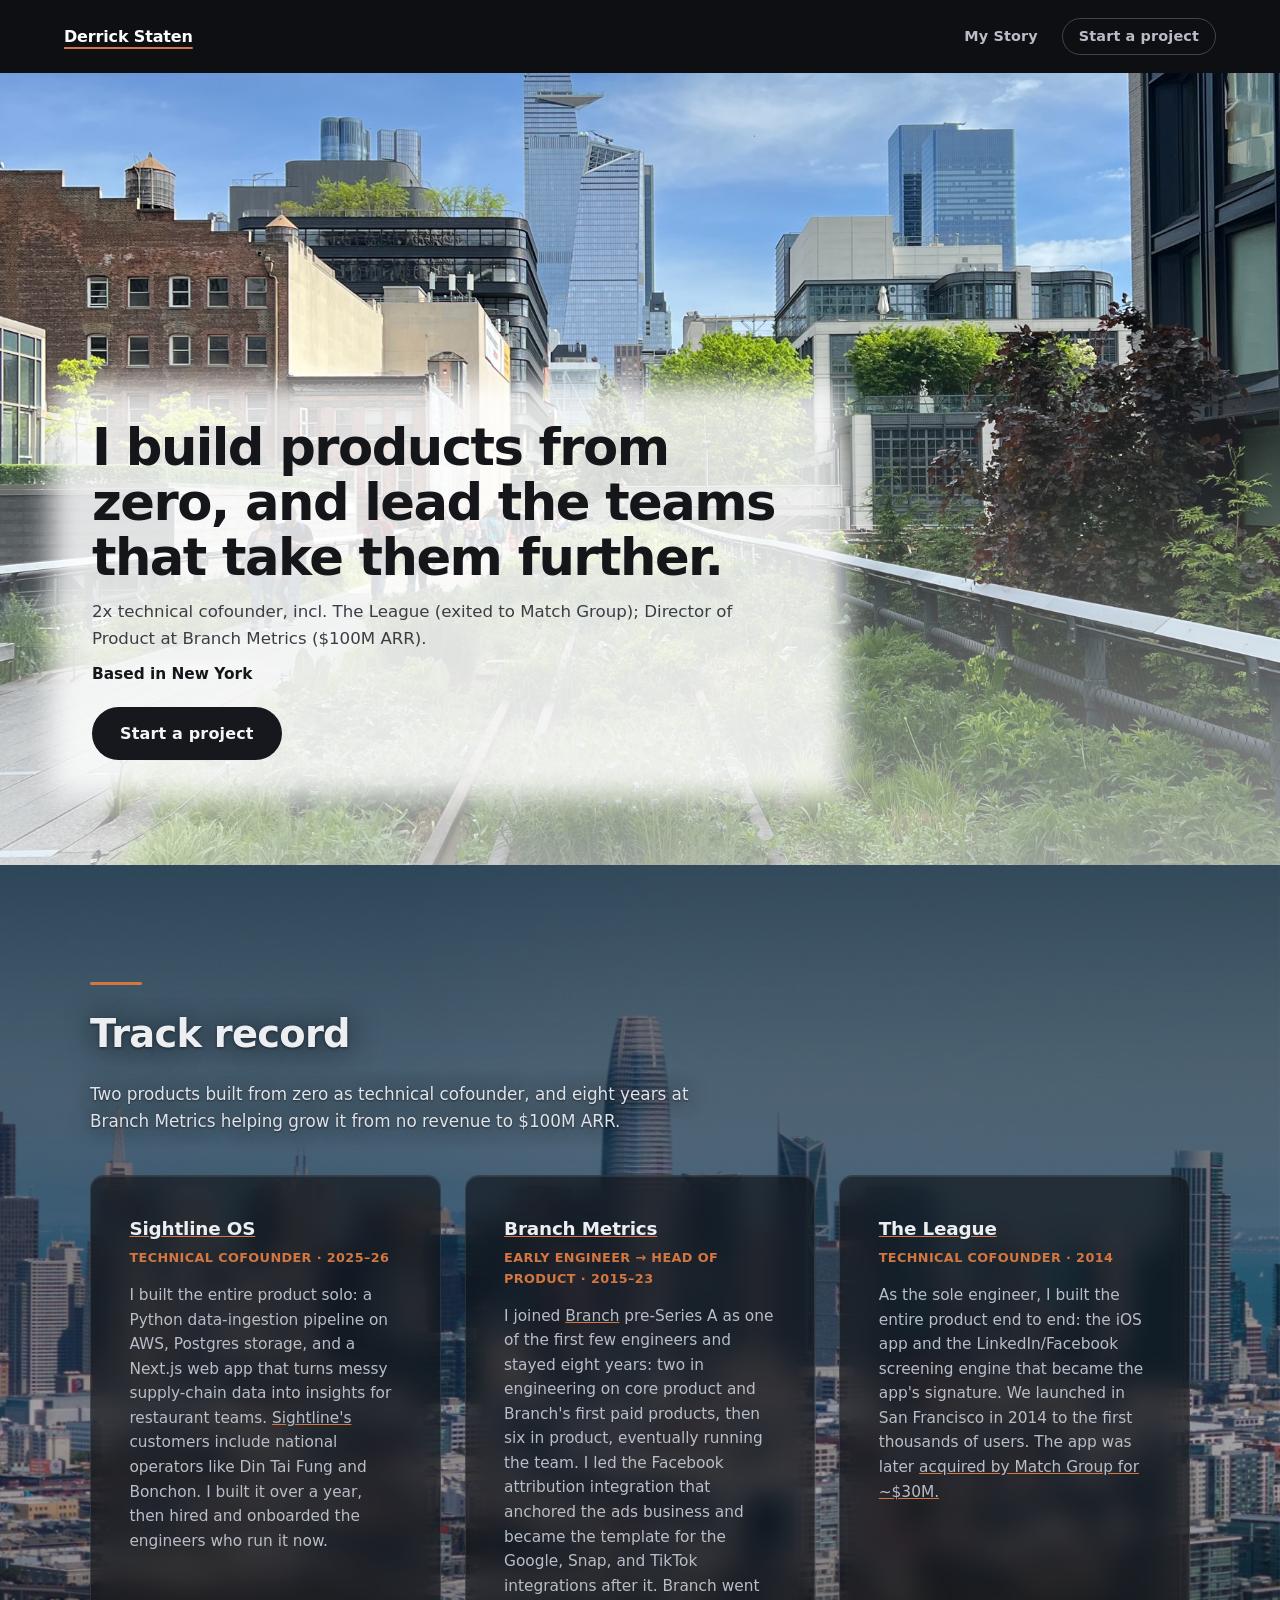
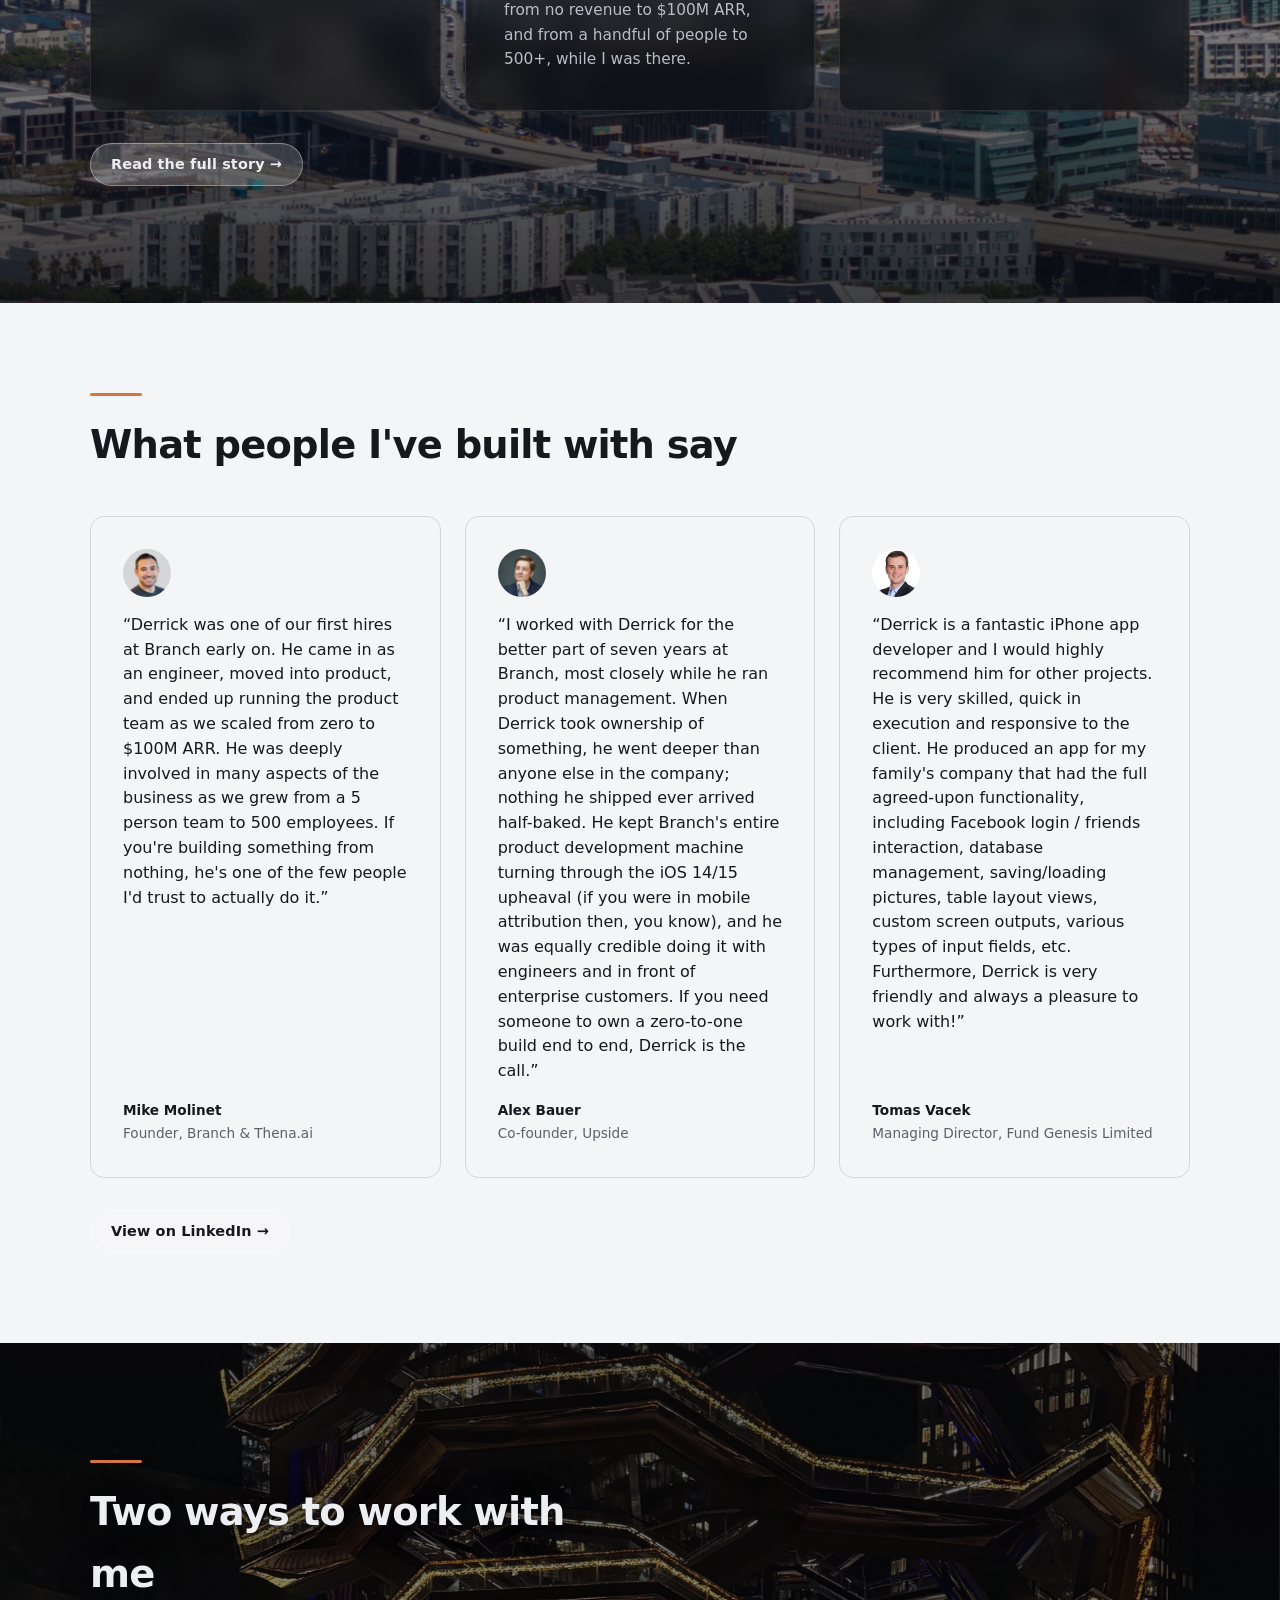
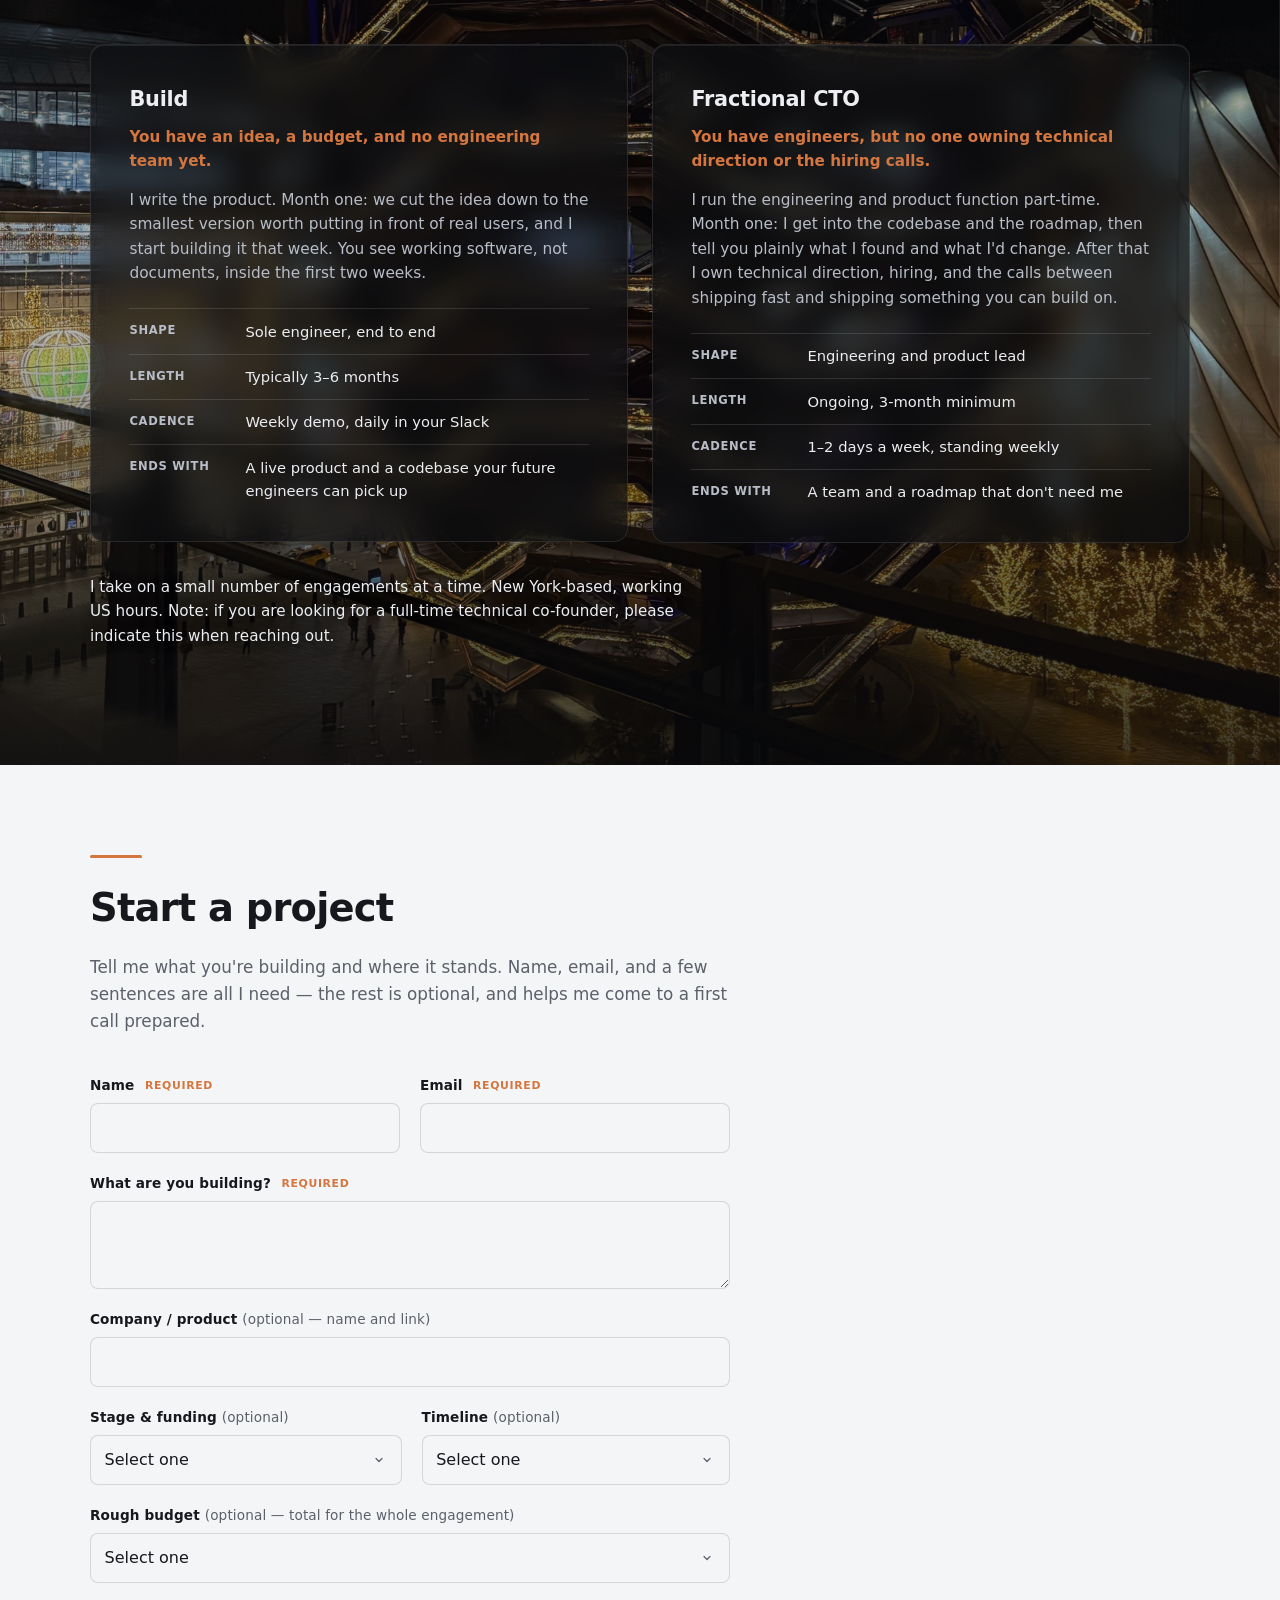
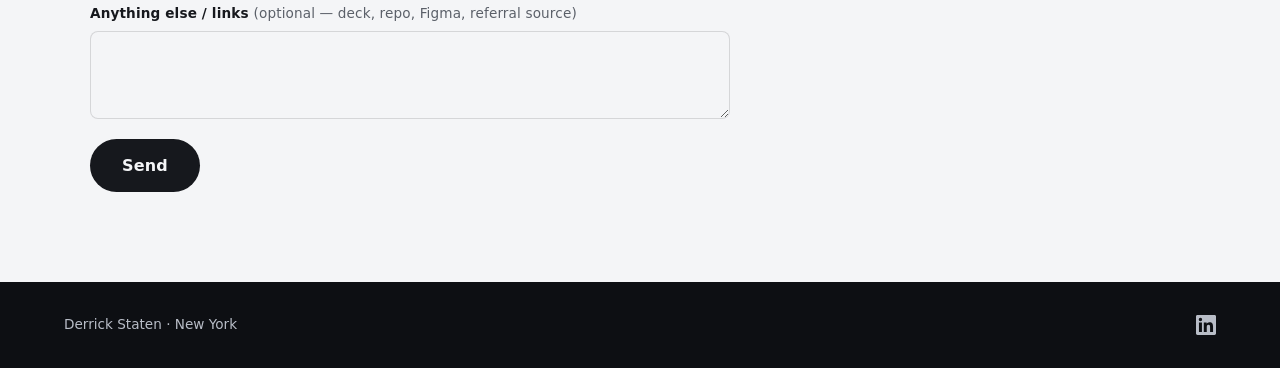
<file: index.html>
<!doctype html>
<html lang="en">
<head>
  <meta charset="utf-8">
  <meta name="viewport" content="width=device-width, initial-scale=1">
  <title>Derrick Staten — 0-to-1 builds and fractional CTO</title>
  <link rel="icon" href="favicon.svg" type="image/svg+xml">
  <meta name="description" content="Two-time technical cofounder. I build products from zero — and lead the teams that take them further. 0-to-1 builds and fractional CTO work, from New York.">

  <meta property="og:type" content="website">
  <meta property="og:url" content="https://derrickstaten.com/">
  <meta property="og:title" content="Derrick Staten — 0-to-1 builds and fractional CTO">
  <meta property="og:description" content="Two-time technical cofounder. I build products from zero — and lead the teams that take them further. 0-to-1 builds and fractional CTO work, from New York.">
  <meta property="og:image" content="https://derrickstaten.com/images/og-image.jpg">
  <meta property="og:image:width" content="1200">
  <meta property="og:image:height" content="630">

  <meta name="twitter:card" content="summary_large_image">
  <meta name="twitter:title" content="Derrick Staten — 0-to-1 builds and fractional CTO">
  <meta name="twitter:description" content="Two-time technical cofounder. I build products from zero — and lead the teams that take them further. 0-to-1 builds and fractional CTO work, from New York.">
  <meta name="twitter:image" content="https://derrickstaten.com/images/og-image.jpg">
  <link rel="stylesheet" href="styles.css?v=31">
</head>
<body>

  <nav class="site-nav">
    <div class="site-nav-inner">
      <a class="site-nav-brand" href="index.html" aria-current="page">Derrick Staten</a>
      <div class="site-nav-links">
        <a class="site-nav-plain" href="my-story.html">My Story</a>
        <a class="site-nav-link" href="#contact">Start a project</a>
      </div>
    </div>
  </nav>

  <header class="hero">
    <div class="hero-bg" aria-hidden="true">
      <img src="images/the-high-line.jpg" alt="The High Line, New York" loading="eager" fetchpriority="high">
    </div>
    <div class="hero-inner">
      <div class="hero-text">
        <h1>I build products from zero, and lead the teams that take them further.</h1>

        <p>2x technical cofounder, incl. The League (exited to Match Group); Director of Product at Branch Metrics ($100M ARR).</p>

        <p class="hero-kicker">Based in New York</p>
        <a class="hero-cta" href="#contact">Start a project</a>
      </div>
    </div>
  </header>

  <main>
    <section class="section section-photo" id="proof">
      <!-- Photo: Spicypepper999, "San Francisco Downtown Aerial, August 2025", CC0
           https://commons.wikimedia.org/wiki/File:San_Francisco_Downtown_Aerial,_August_2025.jpg -->
      <div class="chapter-bg" aria-hidden="true">
        <img src="images/sf-aerial-2025.jpg" alt="Aerial view of downtown San Francisco" loading="lazy">
      </div>
      <div class="section-inner">
        <div class="section-head">
          <h2>Track record</h2>
          <p class="section-lede">Two products built from zero as technical cofounder, and eight years at Branch Metrics helping grow it from no revenue to $100M ARR.</p>
        </div>
        <div class="proof-grid">
          <article class="proof-card glass-panel">
            <h3><a href="https://www.sightlineos.com" rel="noopener" target="_blank">Sightline OS</a></h3>
            <p class="proof-role">Technical cofounder &middot; 2025&ndash;26</p>
            <p>I built the entire product solo: a Python data-ingestion pipeline on AWS, Postgres storage, and a Next.js web app that turns messy supply-chain data into insights for restaurant teams. <a href="https://www.sightlineos.com" rel="noopener" target="_blank">Sightline's</a> customers include national operators like Din Tai Fung and Bonchon. I built it over a year, then hired and onboarded the engineers who run it now.</p>
          </article>
          <article class="proof-card glass-panel">
            <h3><a href="https://branch.io" rel="noopener" target="_blank">Branch Metrics</a></h3>
            <p class="proof-role">Early engineer &rarr; head of product &middot; 2015&ndash;23</p>
            <p>I joined <a href="https://branch.io" rel="noopener" target="_blank">Branch</a> pre-Series A as one of the first few engineers and stayed eight years: two in engineering on core product and Branch's first paid products, then six in product, eventually running the team. I led the Facebook attribution integration that anchored the ads business and became the template for the Google, Snap, and TikTok integrations after it. Branch went from no revenue to $100M ARR, and from a handful of people to 500+, while I was there.</p>
          </article>
          <article class="proof-card glass-panel">
            <h3><a href="https://techcrunch.com/2022/07/12/match-group-acquires-members-only-dating-app-the-league/" rel="noopener" target="_blank">The League</a></h3>
            <p class="proof-role">Technical cofounder &middot; 2014</p>
            <p>As the sole engineer, I built the entire product end to end: the iOS app and the LinkedIn/Facebook screening engine that became the app's signature. We launched in San Francisco in 2014 to the first thousands of users. The app was later <a href="https://techcrunch.com/2022/07/12/match-group-acquires-members-only-dating-app-the-league/" rel="noopener" target="_blank">acquired by Match Group for ~$30M.</a></p>
          </article>
        </div>

        <a class="section-cta" href="my-story.html">Read the full story &rarr;</a>
      </div>
    </section>

    <!-- All three quotes are real (DS-34). Mike's and Alex's are from 2026;
         Tomas Vacek's is a 2014 LinkedIn recommendation — the dates are
         deliberately not shown on the cards. If Amanda Bradford's quote ever
         lands (DS-54), she'd be a fourth card here. -->
    <section class="section testimonials" id="testimonials">
      <div class="section-inner">
        <div class="section-head">
          <h2>What people I've built with say</h2>
        </div>
        <div class="testimonial-grid">

          <figure class="testimonial-card">
            <div class="testimonial-avatar">
              <img src="images/mike-molinet-headshot.png" alt="Mike Molinet" loading="lazy">
            </div>
            <blockquote>Derrick was one of our first hires at Branch early on. He came in as an engineer, moved into product, and ended up running the product team as we scaled from zero to $100M ARR. He was deeply involved in many aspects of the business as we grew from a 5 person team to 500 employees. If you're building something from nothing, he's one of the few people I'd trust to actually do it.</blockquote>
            <figcaption>
              <span class="testimonial-name">Mike Molinet</span>
              <span class="testimonial-title">Founder, Branch &amp; Thena.ai</span>
            </figcaption>
          </figure>

          <figure class="testimonial-card">
            <div class="testimonial-avatar">
              <img src="images/alex-bauer-headshot.jpeg" alt="Alex Bauer" loading="lazy">
            </div>
            <blockquote>I worked with Derrick for the better part of seven years at Branch, most closely while he ran product management. When Derrick took ownership of something, he went deeper than anyone else in the company; nothing he shipped ever arrived half-baked. He kept Branch's entire product development machine turning through the iOS 14/15 upheaval (if you were in mobile attribution then, you know), and he was equally credible doing it with engineers and in front of enterprise customers. If you need someone to own a zero-to-one build end to end, Derrick is the call.</blockquote>
            <figcaption>
              <span class="testimonial-name">Alex Bauer</span>
              <span class="testimonial-title">Co-founder, Upside</span>
            </figcaption>
          </figure>

          <figure class="testimonial-card">
            <div class="testimonial-avatar">
              <img src="images/tomas-vacek-headshot.jpeg" alt="Tomas Vacek" loading="lazy">
            </div>
            <blockquote>Derrick is a fantastic iPhone app developer and I would highly recommend him for other projects. He is very skilled, quick in execution and responsive to the client. He produced an app for my family's company that had the full agreed-upon functionality, including Facebook login / friends interaction, database management, saving/loading pictures, table layout views, custom screen outputs, various types of input fields, etc. Furthermore, Derrick is very friendly and always a pleasure to work with!</blockquote>
            <figcaption>
              <span class="testimonial-name">Tomas Vacek</span>
              <span class="testimonial-title">Managing Director, Fund Genesis Limited</span>
            </figcaption>
          </figure>

        </div>
        <a class="section-cta" href="https://www.linkedin.com/in/derrickstaten/details/recommendations/" rel="noopener" target="_blank">View on LinkedIn &rarr;</a>
      </div>
    </section>

    <section class="section section-photo how-we-work" id="how-we-work">
      <div class="chapter-bg" aria-hidden="true">
        <img src="images/vessel.jpg" alt="The Vessel at Hudson Yards, at night" loading="lazy">
      </div>
      <div class="section-inner">
        <div class="section-head">
          <h2>Two ways to work with me</h2>
        </div>
        <div class="offer-grid">
          <article class="offer-card glass-panel">
            <h3>Build</h3>
            <p class="offer-fit">You have an idea, a budget, and no engineering team yet.</p>
            <p>I write the product. Month one: we cut the idea down to the smallest version worth putting in front of real users, and I start building it that week. You see working software, not documents, inside the first two weeks.</p>
            <dl class="offer-terms">
              <div><dt>Shape</dt><dd>Sole engineer, end to end</dd></div>
              <div><dt>Length</dt><dd>Typically 3&ndash;6 months</dd></div>
              <div><dt>Cadence</dt><dd>Weekly demo, daily in your Slack</dd></div>
              <div><dt>Ends with</dt><dd>A live product and a codebase your future engineers can pick up</dd></div>
            </dl>
          </article>
          <article class="offer-card glass-panel">
            <h3>Fractional CTO</h3>
            <p class="offer-fit">You have engineers, but no one owning technical direction or the hiring calls.</p>
            <p>I run the engineering and product function part-time. Month one: I get into the codebase and the roadmap, then tell you plainly what I found and what I'd change. After that I own technical direction, hiring, and the calls between shipping fast and shipping something you can build on.</p>
            <dl class="offer-terms">
              <div><dt>Shape</dt><dd>Engineering and product lead</dd></div>
              <div><dt>Length</dt><dd>Ongoing, 3-month minimum</dd></div>
              <div><dt>Cadence</dt><dd>1&ndash;2 days a week, standing weekly</dd></div>
              <div><dt>Ends with</dt><dd>A team and a roadmap that don't need me</dd></div>
            </dl>
          </article>
        </div>
        <p class="offer-note">I take on a small number of engagements at a time. New York-based, working US hours. Note: if you are looking for a full-time technical co-founder, please indicate this when reaching out.</p>
      </div>
    </section>

    <section class="section" id="contact">
      <div class="section-inner">
        <div class="section-head">
          <h2>Start a project</h2>
          <p class="contact-intro">Tell me what you're building and where it stands. Name, email, and a few sentences are all I need &mdash; the rest is optional, and helps me come to a first call prepared.</p>
        </div>

        <form class="contact-form" action="https://formspree.io/f/mzdnylpy" method="POST">
          <input type="hidden" name="_next" value="https://derrickstaten.com/thanks.html">
          <input type="hidden" name="_subject" value="New inquiry from derrickstaten.com">

          <div class="form-two-col">
            <div class="form-row">
              <label for="name">Name <span class="form-req">required</span></label>
              <input type="text" id="name" name="name" required>
            </div>
            <div class="form-row">
              <label for="email">Email <span class="form-req">required</span></label>
              <input type="email" id="email" name="email" required>
            </div>
          </div>

          <div class="form-row">
            <label for="building">What are you building? <span class="form-req">required</span></label>
            <textarea id="building" name="what_are_you_building" required></textarea>
          </div>

          <div class="form-row">
            <label for="company">Company / product <span class="form-hint">(optional &mdash; name and link)</span></label>
            <input type="text" id="company" name="company">
          </div>

          <div class="form-two-col">
            <div class="form-row">
              <label for="stage">Stage &amp; funding <span class="form-hint">(optional)</span></label>
              <select id="stage" name="stage_and_funding">
                <option value="" selected>Select one</option>
                <option>Not yet funded</option>
                <option>Bootstrapped / revenue-funded</option>
                <option>Pre-seed</option>
                <option>Seed</option>
                <option>Series A+</option>
              </select>
            </div>
            <div class="form-row">
              <label for="timeline">Timeline <span class="form-hint">(optional)</span></label>
              <select id="timeline" name="timeline">
                <option value="" selected>Select one</option>
                <option>Ready now</option>
                <option>1&ndash;3 months</option>
                <option>3&ndash;6 months</option>
                <option>Just exploring</option>
                <option>Not sure yet</option>
              </select>
            </div>
          </div>

          <div class="form-row">
            <label for="budget">Rough budget <span class="form-hint">(optional &mdash; total for the whole engagement)</span></label>
            <select id="budget" name="budget">
              <option value="" selected>Select one</option>
              <option>Under $25k</option>
              <option>$25k&ndash;50k</option>
              <option>$50k&ndash;100k</option>
              <option>$100k+</option>
              <option>Cofounder / equity conversation</option>
              <option>Not sure yet</option>
            </select>
          </div>

          <div class="form-row">
            <label for="links">Anything else / links <span class="form-hint">(optional &mdash; deck, repo, Figma, referral source)</span></label>
            <textarea id="links" name="anything_else"></textarea>
          </div>

          <button class="contact-submit" type="submit">Send</button>
        </form>
      </div>
    </section>
  </main>

  <footer class="site-foot">
    <div class="site-foot-inner">
      <span>Derrick Staten &middot; New York</span>
      <div class="site-foot-meta">
        <a href="https://www.linkedin.com/in/derrickstaten/" rel="me noopener" target="_blank" aria-label="Derrick Staten on LinkedIn">
          <svg viewBox="0 0 24 24" aria-hidden="true"><path d="M20.45 20.45h-3.55v-5.57c0-1.33-.03-3.04-1.85-3.04-1.85 0-2.14 1.45-2.14 2.94v5.67H9.36V9h3.41v1.56h.05c.47-.9 1.63-1.85 3.36-1.85 3.6 0 4.27 2.37 4.27 5.45v6.29zM5.34 7.43a2.06 2.06 0 1 1 0-4.12 2.06 2.06 0 0 1 0 4.12zM7.12 20.45H3.56V9h3.56v11.45zM22.22 0H1.77C.79 0 0 .77 0 1.72v20.55C0 23.23.79 24 1.77 24h20.45c.98 0 1.78-.77 1.78-1.73V1.72C24 .77 23.2 0 22.22 0z"/></svg>
        </a>
      </div>
    </div>
  </footer>

  <script>
    console.log('%cSomething from 2004 is buried in here.', 'font:bold 13px monospace;color:#00aa00');
    console.log('%cRun kamikaze() and see what happens.', 'font:12px monospace;color:#888');
    window.kamikaze = function () { location.href = 'kamikaze/index.html'; };
  </script>

</body>
</html>
</file>
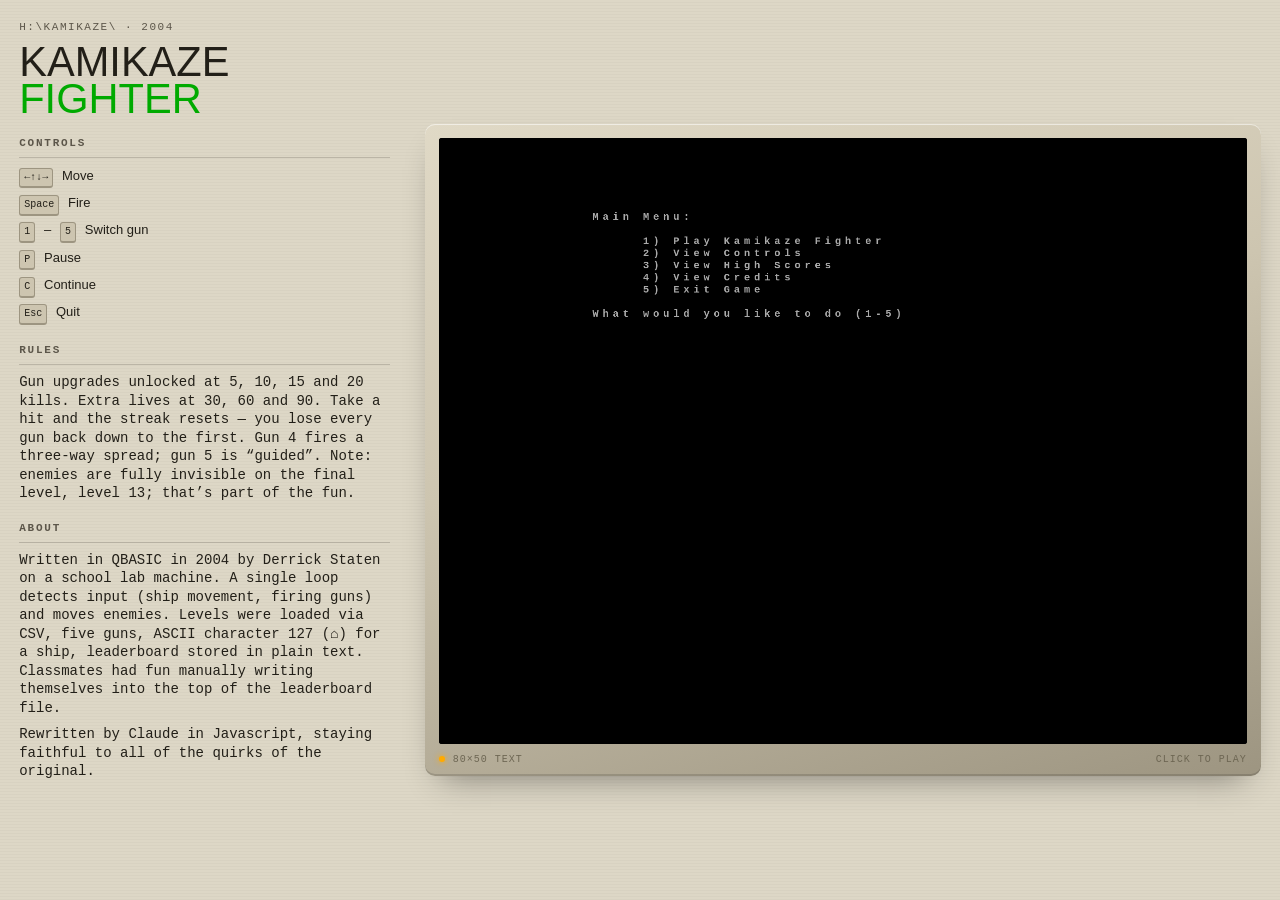
<file: kamikaze/index.html>
<!DOCTYPE html>
<html lang="en">
<head>
<meta charset="utf-8">
<meta name="viewport" content="width=device-width, initial-scale=1">
<title>Kamikaze Fighter — JavaScript port</title>
<meta name="robots" content="noindex, nofollow">
<link rel="icon" href="../favicon.svg" type="image/svg+xml">
<style>
  :root{
    --bezel:#cdc5b0; --bezel-hi:#e0d9c6; --bezel-lo:#9d9581;
    --paper:#ddd7c6; --ink:#221f18; --ink-soft:#5c564a; --rule:rgba(34,31,24,.18);
    --mono:"Courier New",Courier,monospace;
    --pad:clamp(.75rem,1.5vw,1.4rem);
  }
  *{box-sizing:border-box}
  html,body{height:100%}
  body{
    margin:0;overflow:hidden;
    background:var(--paper);
    background-image:repeating-linear-gradient(0deg,rgba(0,0,0,.022) 0 1px,transparent 1px 3px);
    color:var(--ink);
    font:13px/1.55 Verdana,Geneva,Tahoma,sans-serif;
  }
  .app{
    height:100dvh;
    display:grid;
    grid-template-columns:minmax(300px,380px) 1fr;
    gap:clamp(1rem,2vw,2rem);
    padding:var(--pad);
  }
  .side{
    min-height:0;overflow-y:auto;overscroll-behavior:contain;padding-right:.6rem;
    scrollbar-width:thin;scrollbar-color:var(--bezel-lo) transparent;
  }
  .side::-webkit-scrollbar{width:6px}
  .side::-webkit-scrollbar-thumb{background:var(--bezel-lo);border-radius:3px}
  .eyebrow{
    font-family:var(--mono);font-size:11px;letter-spacing:.14em;
    text-transform:uppercase;color:var(--ink-soft);margin:0 0 .35rem;
  }
  h1{
    font:400 clamp(1.9rem,3.4vw,2.6rem)/.88 Impact,Haettenschweiler,"Arial Narrow Bold",sans-serif;
    text-transform:uppercase;margin:0 0 1.1rem;
  }
  h1 em{font-style:normal;color:#00aa00;display:block}
  h2{
    font-family:var(--mono);font-size:11px;font-weight:700;letter-spacing:.16em;
    text-transform:uppercase;color:var(--ink-soft);
    margin:0 0 .5rem;padding-bottom:.3rem;border-bottom:1px solid var(--rule);
  }
  .side section{margin-bottom:1.1rem}
  .side p{margin:0 0 .5rem}
  .keys{list-style:none;margin:0;padding:0;display:grid;gap:.3rem}
  .keys li{display:flex;gap:.55rem;align-items:baseline}
  kbd{
    font-family:var(--mono);font-size:10px;background:var(--bezel);
    border:1px solid var(--bezel-lo);border-bottom-width:2px;border-radius:3px;
    padding:.1em .4em;white-space:nowrap;flex:none;
  }
  .fine{font-family:var(--mono);font-size:14px;line-height:1.32;color:var(--ink)}
  .fine code{font-size:14px}
  .stage{min-width:0;min-height:0;display:flex;align-items:center;justify-content:center}
  .bezel{
    padding:14px 14px 32px;border-radius:10px;
    background:linear-gradient(163deg,var(--bezel-hi),var(--bezel) 42%,var(--bezel-lo));
    box-shadow:inset 0 1px 0 rgba(255,255,255,.55),inset 0 -2px 0 rgba(0,0,0,.14),
               0 16px 32px -16px rgba(0,0,0,.45);
    position:relative;
  }
  .screen{background:#000;border-radius:3px;overflow:hidden;line-height:0;
    box-shadow:inset 0 0 0 3px rgba(0,0,0,.55)}
  canvas{display:block;width:100%;height:100%}
  canvas:focus{outline:2px solid #00aa00;outline-offset:-2px}
  .plate{
    position:absolute;left:14px;right:14px;bottom:9px;
    display:flex;gap:.5rem;align-items:center;
    font-family:var(--mono);font-size:10px;letter-spacing:.1em;
    text-transform:uppercase;color:#6d6653;
  }
  .led{width:6px;height:6px;border-radius:50%;background:#ffaa00;box-shadow:0 0 6px #ffaa00;flex:none}
  .plate .right{margin-left:auto}
  @media (max-width:820px){
    body{overflow:auto}
    .app{display:block;height:auto}
    .side{overflow:visible;padding-right:0}
    .stage{margin-top:1.25rem}
    .plate .right{display:none}
  }
</style>
</head>
<body>
<div class="app">

  <aside class="side">
    <p class="eyebrow">H:\kamikaze\ &middot; 2004</p>
    <h1>Kamikaze <em>Fighter</em></h1>

    <section>
      <h2>Controls</h2>
      <ul class="keys">
        <li><kbd>&larr;&uarr;&darr;&rarr;</kbd><span>Move</span></li>
        <li><kbd>Space</kbd><span>Fire</span></li>
        <li><kbd>1</kbd>&ndash;<kbd>5</kbd><span>Switch gun</span></li>
        <li><kbd>P</kbd><span>Pause</span></li>
        <li><kbd>C</kbd><span>Continue</span></li>
        <li><kbd>Esc</kbd><span>Quit</span></li>
      </ul>
    </section>

    <section>
      <h2>Rules</h2>
      <p class="fine">
        Gun upgrades unlocked at 5, 10, 15 and 20 kills. Extra lives at 30, 60 and 90.
        Take a hit and the streak resets &mdash; you lose every gun back down to the first.
        Gun 4 fires a three-way spread; gun 5 is &ldquo;guided&rdquo;. Note: enemies are
        fully invisible on the final level, level 13; that&rsquo;s part of the fun.
      </p>
    </section>

    <section>
      <h2>About</h2>
      <p class="fine">
        Written in QBASIC in 2004 by Derrick Staten on a school lab machine. A single loop
        detects input (ship movement, firing guns) and moves enemies. Levels were loaded via
        CSV, five guns, ASCII character 127 (&#8962;) for a ship, leaderboard stored in
        plain text. Classmates had fun manually writing themselves into the top of the
        leaderboard file.
      </p>
      <p class="fine">
        Rewritten by Claude in Javascript, staying faithful to all of the quirks of the
        original.
      </p>
    </section>

  </aside>

  <main class="stage">
    <div class="bezel">
      <div class="screen">
        <canvas id="scr" width="1600" height="1200" tabindex="0"
                aria-label="Kamikaze Fighter game screen"></canvas>
      </div>
      <div class="plate">
        <span class="led"></span><span>80&times;50 text</span>
        <span class="right">Click to play</span>
      </div>
    </div>
  </main>

</div>

<script>
"use strict";

/* ══════════════════════════════════════════════════════════════════════════
   LEVEL DATA — the .txt files, verbatim
   ══════════════════════════════════════════════════════════════════════════ */
const LEVEL_DATA = {
  1: "\"X\",13,3,3,6,1,\"RWDWLWDWLWDWLWDWRWDWRWDW\"\n\"X\",13,3,5,8,1,\"DWDWDWDWDWDWDWDW\"\n\"X\",13,3,5,12,1,\"DWLWRWDWLW\"\n\"X\",13,6,4,19,1,\"LWLWDWDWRWRWDWDW\"\n\"X\",13,4,13,22,1,\"RWRWDWDWDWLW\"\n\"X\",13,8,3,25,1,\"DWDWDWLWRWLWRWDW\"\n\"X\",13,14,3,3,1,\"DWDWRWRWDW\"\n\"X\",13,0,3,6,1,\"RWDWLWLWDW\" \n\"X\",13,0,3,6,1,\"DWRWDWRWAW\"\n\"X\",13,0,5,8,1,\"DWDWDW\"\n\"X\",13,0,5,12,1,\"DWDWRWRWDWDWLWLW\"\n\"X\",13,0,4,19,1,\"LWRW\"\n\"X\",13,0,13,22,1,\"DWRWLW\"\n\"X\",13,0,3,25,1,\"DWUWDWDWUW\"\n\"X\",13,0,3,3,1,\"DWLW\"\n",
  2: "\"X\",13,3,3,6,1,\"DWDWLWLW\"\n\"X\",13,3,5,8,1,\"AW\"\n\"X\",13,3,5,12,1,\"DWLWDWRWDW\"\n\"X\",13,6,4,19,1,\"DWDWAW\"\n\"X\",13,4,13,22,1,\"WDWLWR\"\n\"X\",13,8,3,25,1,\"WLWR\"\n\"X\",13,15,3,3,1,\"AWDW\"\n\"X\",13,3,3,6,1,\"LWRW\"\n\"X\",13,3,3,6,1,\"DWLWRWUW\"\n\"X\",13,0,5,8,1,\"WUWDWA\"\n\"X\",13,0,5,12,1,\"WUWD\"\n\"X\",13,0,4,19,1,\"WLWRWUWD\"\n\"X\",13,0,13,22,1,\"WWWWWD\"\n\"X\",13,0,3,25,1,\"WWWWWDWL\"\n\"X\",13,0,3,3,1,\"WDWDWR\"\n",
  3: "\"X\",13,5,3,6,1,\"WWD\"\n\"X\",13,5,5,8,1,\"AWAW\"\n\"X\",13,5,5,12,1,\"WD\"\n\"X\",13,8,4,19,1,\"WUWDWD\"\n\"X\",13,6,13,22,1,\"WUWD\"\n\"X\",13,10,3,25,1,\"WUWDWAWA\"\n\"X\",13,16,3,3,1,\"WDWR\"\n\"X\",13,4,3,6,1,\"WDWL\"\n\"X\",13,4,3,6,1,\"WDWRWA\"\n\"X\",13,4,5,8,1,\"WDWLWA\"\n\"X\",13,4,5,12,1,\"DWUWAWAW\"\n\"X\",13,0,4,19,1,\n\"X\",13,0,13,22,1,\n\"X\",13,0,3,25,1,\n\"X\",13,0,3,3,1,\n",
  4: "\"X\",12,3,3,6,1,\"WD\"\n\"X\",13,3,5,8,1,\"WUWDWD\"\n\"X\",13,3,5,12,1,\"WDWDWAWAWU\"\n\"X\",13,6,4,19,1,\"WWWWD\"\n\"X\",13,4,13,22,1,\"AWAWAWAW\"\n\"X\",13,8,3,25,1,\"WDWLWRWD\"\n\"X\",13,22,3,3,1,\"WDWRWU\"\n\"X\",13,12,3,6,1,\"WDWA\" \n\"X\",13,10,3,6,1,\"WUWUWD\"\n\"X\",13,6,5,8,1,\"WLWRWD\"\n\"X\",13,6,5,12,1,\"WRWDWLWD\"\n\"X\",13,0,4,19,1,\n\"X\",13,0,13,22,1,\n\"X\",13,0,3,25,1,\n\"X\",13,0,3,3,1,\n",
  5: "\"X\",13,6,3,6,1,\"WD\"\n\"X\",13,6,5,8,1,\"WLWD\"\n\"X\",13,6,5,12,1,\"WUWDWD\"\n\"X\",13,12,4,19,1,\"WUWDWD\"\n\"X\",13,8,13,22,1,\"WLWRWDWD\"\n\"X\",13,16,3,25,1,\"WDWDWUWLWRWD\"\n\"X\",3,44,3,3,1,\"D\"\n\"X\",13,0,3,6,1, \n\"X\",13,0,3,6,1,\n\"X\",13,0,5,8,1,\n\"X\",13,0,5,12,1,\n\"X\",13,0,4,19,1,\n\"X\",13,0,13,22,1,\n\"X\",13,0,3,25,1,\n\"X\",13,0,3,3,1,\n",
  6: "\"X\",13,3,3,6,1,\"WD\"\n\"X\",13,3,5,8,1,\"WD\"\n\"X\",13,3,5,12,1,\"WD\"\n\"X\",13,3,4,19,1,\"WD\"\n\"X\",13,2,13,22,1,\"WUWDWD\"\n\"X\",13,4,3,25,1,\"WUWDWD\"\n\"X\",13,11,3,3,1,\"WUWDWD\"\n\"X\",13,3,3,6,1,\"WDWUWU\"\n\"X\",13,3,3,6,1,\"WLWLWRWRWD\"\n\"X\",13,3,5,8,1,\"WDWDWLWR\"\n\"X\",13,3,5,12,1,\"WDWDWLWD\"\n\"X\",13,3,4,19,1,\"WDWDWRWD\"\n\"X\",13,3,13,22,1,\"WD\"\n\"X\",13,3,3,25,1,\"WUWDWD\"\n\"X\",13,3,3,3,1,\"WUWDWD\"\n",
  7: "\"X\",20,10,3,6,1,\"WD\"\n\"X\",20,10,5,8,1,\"WUWDWD\"\n\"X\",20,10,5,12,1,\"WAWAWAWA\"\n\"X\",20,12,4,19,1,\"WAWAWAWA\"\n\"X\",20,11,13,22,1,\"WAWAWA\"\n\"X\",20,15,3,25,1,\"WAWD\"\n\"X\",20,29,3,3,1,\"WAWU\"\n\"X\",20,7,3,6,1, \"WAWD\"\n\"X\",20,7,3,6,1,\"WAWD\"\n\"X\",20,0,5,8,1,\"WAWAWA\"\n\"X\",20,0,5,12,1,\"WAWA\"\n\"X\",20,0,4,19,1,\"WAWA\"\n\"X\",20,0,13,22,1,\n\"X\",20,0,3,25,1,\n\"X\",20,0,3,3,1,\n",
  8: "\"X\",13,0,3,6,1,\n\"X\",13,0,5,8,1,\n\"X\",13,0,5,12,1,\n\"X\",13,0,4,19,1,\n\"X\",13,0,13,22,1,\n\"X\",13,0,3,25,1,\n\"X\",23,25,3,3,1,\"WAWAWA\"\n\"X\",13,0,3,6,1, \n\"X\",13,0,3,6,1,\n\"X\",13,0,5,8,1,\n\"X\",13,0,5,12,1,\n\"X\",13,0,4,19,1,\n\"X\",13,0,13,22,1,\n\"X\",13,0,3,25,1,\n\"X\",13,0,3,3,1,\n",
  9: "\"X\",13,5,3,6,1,\"WDWDWDRRW\"\n\"X\",13,5,5,8,1,\"WDWDWUWR\"\n\"X\",13,5,5,12,1,\"WDWDWUWLRWRWR\"\n\"X\",13,10,4,19,1,\"WDWDWUWLRWRWR\"\n\"X\",13,8,13,22,1,\"WD\"\n\"X\",13,10,3,25,1,\"WDWLWDWDWUWUWRWRWR\"\n\"X\",13,22,3,3,1,\"WDWDWUWLWLWRWUWLWLWDWDWDWD\"\n\"X\",12,20,20,20,1, \"WAWAWAWAAADAAADDAAADDDDADADADADDDDADLRDDLADLALDULADW\" \n\"X\",13,0,3,6,1,\n\"X\",13,0,5,8,1,\n\"X\",13,0,5,12,1,\n\"X\",13,0,4,19,1,\n\"X\",13,0,13,22,1,\n\"X\",13,0,3,25,1,\n\"X\",13,0,3,3,1,\n",
  10: "\"X\",13,3,3,6,1,\"WDWDWDWRWRWLWLWDWD\"\n\"X\",13,3,5,8,1,\"WDWDWDWUWLWRWRWRWR\"\n\"X\",13,3,5,12,1,\"WDWDUWRWUWRWDWLWDWLWD\"\n\"X\",13,6,4,19,1,\"WDWDWDWRWRWDWDWLWLWDWDWRWR\"\n\"X\",13,4,13,22,1,\"WDWLWRWRWDWDWLWLWDWD\"\n\"X\",13,8,3,25,1,\"WDWDWLWRWRWDWDWRWRWDWDWL\"\n\"X\",13,22,3,3,1,\"WDWDWLWLWDWDWRWR\"\n\"X\",13,13,3,6,1,\"WDWDWDWLWLWRWRAAAAA\" \n\"X\",13,13,3,6,1,\"WAWAWAAA\"\n\"X\",13,10,5,8,1,\"WAAAAA\"\n\"X\",13,0,5,12,1,\n\"X\",13,0,4,19,1,\n\"X\",13,0,13,22,1,\n\"X\",13,0,3,25,1,\n\"X\",13,0,3,3,1,\n",
  11: "\"X\",13,3,3,6,1,\"WDWDWRWRWLWLWRWRWDWDWDWD\"\n\"X\",13,3,5,8,1,\"WDWAWDWAWDWA\"\n\"X\",13,3,5,12,1,\"WDWA\"\n\"X\",13,3,4,19,1,\"WDWAWDWRWDWAWL\"\n\"X\",13,3,13,22,1,\"AAAAAAAAAAAAAAAA\"\n\"X\",13,3,3,25,1,\"WDWAWAWDWDWAWAWLWRWAWAWD\"\n\"X\",13,3,3,3,1,\"WDWDWAWA\"\n\"X\",13,3,3,6,1, \"WAWAWAWAWDWDWDWD\"\n\"X\",13,3,3,6,1,\"WDWDWDWD\"\n\"X\",13,3,5,8,1,\"WDWDWAWAWLWDWRWDWA\"\n\"X\",13,3,5,12,1,\"WA\"\n\"X\",13,3,4,19,1,\"WAWAWDWDWLWDWRWA\"\n\"X\",13,3,13,22,1,\"WA\"\n\"X\",13,3,3,25,1,\"WDWDDD\"\n\"X\",13,3,3,3,1,\"WDWDWAWAWLWDWLWDWRWDWRWDWA\"\n",
  12: "\"X\",25,22,3,6,1,\"WAWA\"\n\"X\",25,22,5,8,1,\"WAWD\"\n\"X\",25,22,5,12,1,\"WAWD\"\n\"X\",25,22,4,19,1,\"WAWD\"\n\"X\",25,22,13,22,1,\"WAWD\"\n\"X\",25,22,3,25,1,\"WAWD\"\n\"X\",25,22,3,3,1,\"WAWD\"\n\"X\",25,22,3,6,1, \"WAWD\"\n\"X\",25,22,3,6,1,\"WAWD\"\n\"X\",25,22,5,8,1,\"WAWD\"\n\"X\",25,22,5,12,1,WAWD\"\n\"X\",13,0,4,19,1,\n\"X\",13,0,13,22,1,\n\"X\",13,0,3,25,1,\n\"X\",13,0,3,3,1,\n",
  13: "\"X\",0,22,3,6,1,\"WDWA\"\n\"X\",0,22,5,8,1,\"WDWA\"\n\"X\",0,22,5,12,1,WDWA\"\n\"X\",0,22,4,19,1,WDWA\"\n\"X\",0,22,13,22,1,WDWA\"\n\"X\",0,22,3,25,1,WDWA\"\n\"X\",0,22,3,3,1,WDWA\"\n\"X\",13,0,3,6,1, \n\"X\",13,0,3,6,1,\n\"X\",13,0,5,8,1,\n\"X\",13,0,5,12,1,\n\"X\",13,0,4,19,1,\n\"X\",13,0,13,22,1,\n\"X\",13,0,3,25,1,\n\"X\",13,0,3,3,1,\n",
};
const HISCORE_DATA = "\"Derrick wins\",31647\n\"Derrick The Man\",28297\n\"Derrick the Master\",25278\n\"Derrick\",2141\n\"Derrick\",1615\n\"Derrick the Bad\",1290\n\"High\",1000\n\"Nobody\",900\n\"Somebody\",800\n\"Derrick\",700\n";


/* ══════════════════════════════════════════════════════════════════════════
   1. SCREEN — a reimplementation of QBasic's SCREEN 0 / WIDTH 80,50
   Gives us CLS, LOCATE, COLOR, PRINT, PRINT USING, STRING$, SPC, TAB so the
   game logic below can be transcribed from the BASIC almost line for line.
   ══════════════════════════════════════════════════════════════════════════ */
const COLS = 80, ROWS = 50;
const Scr = {
  ch: new Uint8Array(COLS * ROWS).fill(32),
  at: new Uint8Array(COLS * ROWS).fill(7),
  row: 1, col: 1, color: 7
};

function cls() {
  Scr.ch.fill(32); Scr.at.fill(Scr.color & 15);
  Scr.row = 1; Scr.col = 1;
}
function locate(r, c) { Scr.row = r; Scr.col = c; }
function color(n) { Scr.color = n; }

function scroll() {
  Scr.ch.copyWithin(0, COLS); Scr.at.copyWithin(0, COLS);
  Scr.ch.fill(32, COLS * (ROWS - 1)); Scr.at.fill(Scr.color & 15, COLS * (ROWS - 1));
  Scr.row = ROWS;
}
function put(code) {
  if (Scr.row > ROWS) scroll();
  const i = (Scr.row - 1) * COLS + (Scr.col - 1);
  if (i >= 0 && i < Scr.ch.length) { Scr.ch[i] = code; Scr.at[i] = Scr.color; }
  Scr.col++;
  if (Scr.col > COLS) { Scr.col = 1; Scr.row++; }
}
function print(s) {
  s = String(s);
  for (let i = 0; i < s.length; i++) {
    const c = s.charCodeAt(i);
    if (c === 10) { Scr.col = 1; Scr.row++; if (Scr.row > ROWS) scroll(); }
    else put(c);
  }
}
function println(s) { if (s !== undefined) print(s); Scr.col = 1; Scr.row++; if (Scr.row > ROWS) scroll(); }

// QBasic prints numbers with a leading space when positive and always a trailing space.
function num(n) {
  const v = Math.round(n * 1e6) / 1e6;
  return (v < 0 ? "-" : " ") + String(Math.abs(v)) + " ";
}
const STRING$ = (n, c) => (typeof c === "number" ? String.fromCharCode(c) : c).repeat(Math.max(0, n));
const SPC = n => " ".repeat(Math.max(0, n));
function TAB(n) { while (Scr.col < n) put(32); }

// PRINT USING: supports "###" numeric fields and "\  \" string fields.
function printUsing(fmt, ...args) {
  let out = "", ai = 0, i = 0;
  while (i < fmt.length) {
    const c = fmt[i];
    if (c === "#") {
      let w = 0; while (fmt[i] === "#") { w++; i++; }
      const s = String(Math.round(Number(args[ai++]) || 0));
      out += s.length > w ? "%" + s : s.padStart(w, " ");
    } else if (c === "\\") {
      const j = fmt.indexOf("\\", i + 1);
      if (j < 0) { out += c; i++; continue; }
      const w = j - i + 1, s = String(args[ai++] ?? "");
      out += s.length >= w ? s.slice(0, w) : s.padEnd(w, " ");
      i = j + 1;
    } else { out += c; i++; }
  }
  println(out);
}

/* ── Renderer: paints the character buffer onto a canvas ──────────────────── */
const DOS = ["#000000","#0000aa","#00aa00","#00aaaa","#aa0000","#aa00aa","#aa5500","#aaaaaa",
             "#555555","#5555ff","#55ff55","#55ffff","#ff5555","#ff55ff","#ffff55","#ffffff"];
// The three CP437 glyphs this game uses that aren't plain ASCII.
const CP437 = { 127: "\u2302", 248: "\u00b0", 249: "\u2219" };
const glyph = c => CP437[c] || String.fromCharCode(c);

const cvs = document.getElementById("scr");
const ctx = cvs.getContext("2d", { alpha: false });
const CW = cvs.width / COLS, CH = cvs.height / ROWS;   // 20 x 24
const shadowCh = new Int16Array(COLS * ROWS).fill(-1);
const shadowAt = new Int16Array(COLS * ROWS).fill(-1);
let blinkOn = true;

ctx.fillStyle = "#000"; ctx.fillRect(0, 0, cvs.width, cvs.height);
ctx.textAlign = "center"; ctx.textBaseline = "middle";
ctx.font = `bold ${Math.floor(CH * 0.86)}px ui-monospace, "SF Mono", Menlo, Consolas, "Courier New", monospace`;

function render(force) {
  for (let i = 0; i < Scr.ch.length; i++) {
    const at = Scr.at[i], blinking = at >= 16;
    const eff = blinking && !blinkOn ? -2 : at;
    if (!force && shadowCh[i] === Scr.ch[i] && shadowAt[i] === eff) continue;
    shadowCh[i] = Scr.ch[i]; shadowAt[i] = eff;
    const x = (i % COLS) * CW, y = ((i / COLS) | 0) * CH;
    ctx.fillStyle = "#000"; ctx.fillRect(x, y, CW, CH);
    if (eff === -2 || Scr.ch[i] === 32) continue;
    ctx.fillStyle = DOS[at & 15];
    ctx.fillText(glyph(Scr.ch[i]), x + CW / 2, y + CH / 2 + 1);
  }
}
setInterval(() => { blinkOn = !blinkOn; }, 267);   // VGA blinks at ~1.875 Hz

/* ── Sound: a small MML player standing in for QBasic's PLAY ──────────────── */
let actx = null;
function play(mml) {
  if (!mml) return;
  try {
    if (!actx) actx = new (window.AudioContext || window.webkitAudioContext)();
    if (actx.state === "suspended") actx.resume();
  } catch (e) { return; }
  let octave = 4, len = 4, tempo = 120, t = actx.currentTime, i = 0;
  const SEMI = { C:0, D:2, E:4, F:5, G:7, A:9, B:11 };
  const s = mml.toUpperCase().replace(/\s+/g, "");
  const readInt = () => { let d = ""; while (i < s.length && s[i] >= "0" && s[i] <= "9") d += s[i++]; return d ? +d : null; };
  while (i < s.length) {
    const c = s[i++];
    if (c === "O") { const v = readInt(); if (v !== null) octave = Math.min(6, v); }
    else if (c === "L") { const v = readInt(); if (v) len = v; }
    else if (c === "T") { const v = readInt(); if (v) tempo = v; }
    else if (c === "P" || c === "R") { const v = readInt() || len; t += 240 / tempo / v; }
    else if (SEMI[c] !== undefined) {
      let semi = SEMI[c];
      if (s[i] === "#" || s[i] === "+") { semi++; i++; } else if (s[i] === "-") { semi--; i++; }
      const v = readInt() || len;
      let dur = 240 / tempo / v;
      while (s[i] === ".") { dur *= 1.5; i++; }
      // QBasic's octave 0 starts at C ≈ 65.4 Hz
      const freq = 65.406 * Math.pow(2, octave + semi / 12);
      const osc = actx.createOscillator(), g = actx.createGain();
      osc.type = "square"; osc.frequency.value = freq;
      g.gain.setValueAtTime(0.05, t);
      g.gain.setValueAtTime(0.05, t + dur * 0.85);
      g.gain.linearRampToValueAtTime(0, t + dur);
      osc.connect(g).connect(actx.destination);
      osc.start(t); osc.stop(t + dur);
      t += dur;
    }
  }
}

/* ══════════════════════════════════════════════════════════════════════════
   2. INPUT — stands in for INKEY$ and its keyboard buffer
   ══════════════════════════════════════════════════════════════════════════ */
const kbuf = [];
const EXT = { ArrowLeft:"\x00K", ArrowDown:"\x00P", ArrowRight:"\x00M", ArrowUp:"\x00H" };
addEventListener("keydown", e => {
  let k = null;
  if (EXT[e.key]) k = EXT[e.key];
  else if (e.key === "Escape") k = "\x1b";
  else if (e.key === "Enter") k = "\r";
  else if (e.key === "Backspace") k = "\b";
  else if (e.key.length === 1) k = e.key;
  if (k === null) return;
  if (EXT[e.key] || e.key === " ") e.preventDefault();
  if (kbuf.length < 16) kbuf.push(k);
});
const INKEY = () => kbuf.length ? kbuf.shift() : "";
cvs.addEventListener("mousedown", () => cvs.focus());

/* ══════════════════════════════════════════════════════════════════════════
   3. INPUT # — QBasic's comma-separated file reader, quirks intact.
   Unquoted fields are read up to the comma as-is, which is why the malformed
   lines in levels 12 and 13 yield a movement string containing a stray quote
   rather than raising an error.
   ══════════════════════════════════════════════════════════════════════════ */
function parseLine(line) {
  const f = []; let i = 0;
  while (f.length < 7) {
    while (line[i] === " ") i++;
    if (i >= line.length) { f.push(""); continue; }
    if (line[i] === '"') {
      const j = line.indexOf('"', ++i);
      f.push(j < 0 ? line.slice(i) : line.slice(i, j));
      i = (j < 0 ? line.length : j + 1);
      while (i < line.length && line[i] !== ",") i++;
      i++;
    } else {
      const j = line.indexOf(",", i);
      f.push((j < 0 ? line.slice(i) : line.slice(i, j)).trimEnd());
      i = (j < 0 ? line.length : j + 1);
    }
  }
  return f;
}

/* ══════════════════════════════════════════════════════════════════════════
   4. THE GAME — transcribed from KAMIKAZE.BAS
   Note QBasic's LOCATE row, col: throughout, .X is a ROW and .Y is a COLUMN.
   ══════════════════════════════════════════════════════════════════════════ */
const LeftBorder = 17, TopBorder = 2, RightBorder = 46, BottomBorder = 40, BorderColor = 2;
const TotalGuns = 5, TotalAmmo = 25, TotalLevels = 13, TotalEnemies = 15;
const ShipOriginalX = 30, ShipOriginalY = 25;
const ShipChar = 127, ShipColor = 3;

let ShipX, ShipY, ShipOldX, ShipOldY, Lives;
let Enemies, CurrentLevel, Points, Downtime, Seconds, EnemiesDefeated, InitialPoints;
let GunSelected;

const gunChar = [0, 249, 124, 248, 46, 94];              // CHR$(249) | CHR$(248) . ^
const gunColor = [0,12,12,12,12,12], gunDamage = [0,1,2,3,4,5];
let gunAvailable = [];
const gunSound = ["", "", "", "", "", ""];               // silenced in the original source
const HitSound = "", DestroySound = "";

const fire = { char:[], color:[], type:[], damage:[], x:[], y:[], status:[] };
const lv = { time:[], allowed:[], bonus:[], points:[], fired:[], hit:[], acc:[], accBonus:[] };
const en = { char:[], color:[], maxHP:[], hp:[], x:[], y:[], oldX:[], oldY:[], cur:[], move:[], curMove:[] };
let playerName = [], playerScore = [];

function coldStart() {
  ShipOldX = 30; ShipOldY = 14; Lives = 3;
  for (let g = 0; g <= TotalGuns; g++) gunAvailable[g] = 0;
  gunAvailable[1] = 1; GunSelected = 1;
  for (let r = 0; r <= TotalAmmo; r++) { fire.status[r] = "Ready"; fire.x[r] = 0; fire.y[r] = 0; }
  for (let l = 0; l <= TotalLevels; l++) {
    lv.allowed[l] = 50; lv.time[l] = 0; lv.points[l] = 0;
    lv.fired[l] = 0; lv.hit[l] = 0; lv.acc[l] = 0; lv.bonus[l] = 0; lv.accBonus[l] = 0;
  }
  Points = 0; Downtime = 0; EnemiesDefeated = 0; Enemies = 0;
}

/* ── SUB LoadEnemies ─────────────────────────────────────────────────────── */
function loadEnemies() {
  const lines = LEVEL_DATA[CurrentLevel].split(/\r?\n/).filter(l => l.length);
  Enemies = 0;
  for (let t = 1; t <= TotalEnemies; t++) {
    const f = parseLine(lines[t - 1] ?? "");
    en.char[t] = f[0]; en.color[t] = +f[1] || 0; en.maxHP[t] = +f[2] || 0;
    en.x[t] = (+f[3] || 0) + TopBorder;
    en.y[t] = (+f[4] || 0) + LeftBorder;
    en.cur[t] = +f[5] || 1; en.move[t] = f[6]; en.curMove[t] = "";
    en.oldX[t] = en.x[t] + 1; en.oldY[t] = en.y[t] + 1;
    en.hp[t] = en.maxHP[t];
    if (en.hp[t] > 0) Enemies++;
  }
}

/* ── SUB PrintArena / PrintDisplay / the various printers ────────────────── */
function printArena() {
  cls(); color(BorderColor);
  locate(TopBorder - 1, LeftBorder - 1); print(STRING$(RightBorder - LeftBorder + 24, "*"));
  for (let x = TopBorder; x <= BottomBorder + 4; x++) {
    locate(x, LeftBorder - 1); print("*");
    locate(x, RightBorder + 1); print("*");
    locate(x, RightBorder + 22); print("*");
  }
  locate(BottomBorder + 1, LeftBorder - 1); print(STRING$(RightBorder - LeftBorder + 24, "*"));
  locate(BottomBorder + 5, LeftBorder - 1); print(STRING$(RightBorder - LeftBorder + 24, "*"));
  color(7);
}
function printDisplay() {
  locate(BottomBorder + 3, LeftBorder + 1); print("Points: ");
  locate(BottomBorder + 3, LeftBorder + 16); print("Lives: " + STRING$(Lives, ShipChar));
  locate(TopBorder + 2, RightBorder + 3); print("Level:" + num(CurrentLevel));
  printPoints(); printAccuracy(); printGuns(); printTimer();
}
function printPoints() {
  locate(BottomBorder + 3, LeftBorder + 8); print("        ");
  locate(BottomBorder + 3, LeftBorder + 8); print(num(Points));
}
function printLives() {
  locate(BottomBorder + 3, LeftBorder + 16); print("            ");
  locate(BottomBorder + 3, LeftBorder + 16);
  if (Lives < 0) { /* nothing */ }
  else if (Lives > 0) print("Lives " + STRING$(Lives, ShipChar));
  else print("Lives     ");
}
function printGuns() {
  for (let g = 1; g <= TotalGuns; g++) {
    color(GunSelected === g ? 12 : gunAvailable[g] === 1 ? 13 : 7);
    locate(TopBorder + 10 + g, RightBorder + 3);
    printUsing("Gun # - \\\\", g, String.fromCharCode(gunChar[g]));
  }
  color(7);
}
function printTimer() {
  locate(BottomBorder + 3, RightBorder + 3);
  printUsing("Time: ###", Math.floor(lv.time[CurrentLevel]));
}
function printAccuracy() {
  if (lv.fired[CurrentLevel] > 0)
    lv.acc[CurrentLevel] = Math.floor(lv.hit[CurrentLevel] / lv.fired[CurrentLevel] * 100 + 0.5);
  locate(TopBorder + 4, RightBorder + 3); print("Shots Fired:" + num(lv.fired[CurrentLevel]));
  locate(TopBorder + 5, RightBorder + 3); print("Shots Hit:  " + num(lv.hit[CurrentLevel]));
  locate(TopBorder + 6, RightBorder + 3); printUsing("Accuracy:   ###%", lv.acc[CurrentLevel]);
}
function printShipColor() {
  locate(ShipX, ShipY);
  color(Downtime > Seconds ? ShipColor + 12 : ShipColor);
  print(String.fromCharCode(ShipChar));
  color(7);
}

/* ── SUB ResetVariables / ResetBullets ───────────────────────────────────── */
function resetVariables() { Seconds = 0; ShipX = ShipOriginalX; ShipY = ShipOriginalY; Downtime = Seconds; }
function resetBullets() {
  for (let r = 1; r <= TotalAmmo; r++) {
    if (fire.x[r] > 0 && fire.y[r] > 0) { locate(fire.x[r], fire.y[r]); print(" "); }
    fire.x[r] = 0; fire.y[r] = 0; fire.status[r] = "Ready";
  }
}

/* ── SUB CheckGunUpgrade ─────────────────────────────────────────────────── */
function checkGunUpgrade() {
  switch (EnemiesDefeated) {
    case 90: case 60: case 30:
      Lives++; printLives(); play("L32 o1AB o2CDE"); break;
    case 20: gunAvailable[5] = 1; GunSelected = 5; play("o3 L64 ABCD"); break;
    case 15: gunAvailable[4] = 1; GunSelected = 4; play("o3 L64 ABCD"); break;
    case 10: gunAvailable[3] = 1; GunSelected = 3; play("o3 L64 ABCD"); break;
    case 5:  gunAvailable[2] = 1; GunSelected = 2; play("o3 L64 ABCD"); break;
    case 0:  for (let g = 2; g <= 5; g++) gunAvailable[g] = 0; GunSelected = 1; break;
  }
}

/* ── SUB ShipHit ─────────────────────────────────────────────────────────── */
function shipHit() {
  if (Downtime <= Seconds) {
    Lives--;
    play("o04 L64 BB");
    printLives();
    Downtime = Seconds + 2;
    EnemiesDefeated = 0;
    checkGunUpgrade();
    if (Lives > -1) printGuns();
  }
}

/* ── SUB AmmunitionCollision ─────────────────────────────────────────────── */
function ammunitionCollision() {
  for (let r = 1; r <= TotalAmmo; r++) {
    if (fire.status[r] !== "Fired") continue;
    for (let t = 1; t <= TotalEnemies; t++) {
      if (fire.x[r] === en.x[t] && fire.y[r] === en.y[t] && en.hp[t] > 0) {
        en.hp[t] -= fire.damage[r];
        play(HitSound);
        if (en.hp[t] <= 0) {
          locate(en.x[t], en.y[t]); print(" ");
          Enemies--; EnemiesDefeated++;
          lv.points[CurrentLevel] += 10 * en.maxHP[t];
          Points += 10 * en.maxHP[t];
          checkGunUpgrade(); printGuns();
          play(DestroySound);
        }
        fire.x[r] = 0; fire.y[r] = 0; fire.status[r] = "Ready";
        lv.points[CurrentLevel] += 10; Points += 10;
        lv.hit[CurrentLevel]++;
        printPoints(); printAccuracy();
      }
    }
  }
}

/* ── SUB AmmunitionMovement ──────────────────────────────────────────────── */
function ammunitionMovement() {
  for (let r = 1; r <= TotalAmmo; r++) {
    if (fire.status[r] !== "Fired") continue;
    locate(fire.x[r], fire.y[r]); print(" ");
    if (fire.x[r] > TopBorder) {
      const ty = fire.type[r];
      const draw = () => { color(fire.color[r]); locate(fire.x[r], fire.y[r]); print(String.fromCharCode(fire.char[r])); color(7); };
      const clear = () => { fire.x[r] = 0; fire.y[r] = 0; fire.status[r] = "Ready"; };
      if (ty >= 1 && ty <= 4) { fire.x[r]--; draw(); }
      else if (ty === 5) { fire.x[r]--; fire.y[r] = ShipY; draw(); }
      else if (ty === 41) { if (fire.y[r] > LeftBorder) { fire.x[r]--; fire.y[r]--; draw(); } else clear(); }
      else if (ty === 42) { if (fire.y[r] < RightBorder) { fire.x[r]--; fire.y[r]++; draw(); } else clear(); }
    } else if (fire.x[r] === TopBorder) {
      fire.x[r] = 0; fire.y[r] = 0; fire.status[r] = "Ready";
    }
  }
}

/* ── SUB EnemyMovement ───────────────────────────────────────────────────── */
function enemyMovement() {
  for (let t = 1; t <= TotalEnemies; t++) {
    if (en.hp[t] <= 0) continue;
    color(en.color[t]); en.oldX[t] = en.x[t]; en.oldY[t] = en.y[t];
    locate(en.x[t], en.y[t]); print(en.char[t]); color(7);

    en.curMove[t] = (en.move[t] || "").charAt(en.cur[t] - 1) || "";
    const L = (en.move[t] || "").length;
    if (en.cur[t] < L) en.cur[t]++; else if (en.cur[t] === L) en.cur[t] = 1;

    if (en.curMove[t] === "A")
      en.curMove[t] = ["D","L","U","R","W"][Math.floor(Math.random() * 5)];

    const blocked = (dx, dy) => {
      for (let u = 1; u <= TotalEnemies; u++)
        if (en.hp[u] > 0 && en.x[t] + dx === en.x[u] && en.y[t] + dy === en.y[u]) return true;
      return false;
    };
    switch (en.curMove[t]) {
      case "L": if (!blocked(0,-1) && en.y[t] !== LeftBorder)   en.y[t]--; break;
      case "R": if (!blocked(0, 1) && en.y[t] !== RightBorder)  en.y[t]++; break;
      case "U": if (!blocked(-1,0) && en.x[t] !== TopBorder)    en.x[t]--; break;
      case "D": if (!blocked( 1,0) && en.x[t] !== BottomBorder) en.x[t]++; break;
      case "W": break;
    }

    if (en.x[t] === ShipX && en.y[t] === ShipY) shipHit();
    if (en.x[t] === BottomBorder) en.x[t] = TopBorder;

    if (en.x[t] !== en.oldX[t] || en.y[t] !== en.oldY[t]) {
      locate(en.oldX[t], en.oldY[t]); print(" ");
      color(en.color[t]); locate(en.x[t], en.y[t]); print(en.char[t]); color(7);
      if (en.oldX[t] === ShipX && en.oldY[t] === ShipY) printShipColor();
      en.oldX[t] = en.x[t]; en.oldY[t] = en.y[t];
    }
  }
}

/* ── SUB LevelCalculate / LevelMessage / LevelResults ────────────────────── */
function levelCalculate() {
  InitialPoints = Points;
  lv.bonus[CurrentLevel] = Math.floor(25 * (lv.allowed[CurrentLevel] - lv.time[CurrentLevel]));
  if (lv.bonus[CurrentLevel] < 0) lv.bonus[CurrentLevel] = 0;
  lv.accBonus[CurrentLevel] = Math.floor(10 * lv.acc[CurrentLevel] + 0.5);
  Points += lv.bonus[CurrentLevel] + lv.accBonus[CurrentLevel];
}
function levelMessage() {
  locate((BottomBorder + TopBorder) / 2, (LeftBorder + RightBorder) / 2 - 8);
  color(23); print("Level" + num(CurrentLevel) + "Completed!"); color(7);
}
function levelResults() {
  cls(); color(12);
  printUsing("Points:          ###### Points", InitialPoints); color(7);
  println(STRING$(33, "-"));
  printUsing("Level:             ####", CurrentLevel);
  printUsing("Time:              #### Seconds", lv.time[CurrentLevel]);
  printUsing("Time Allowed:      #### Seconds", lv.allowed[CurrentLevel]); color(12);
  printUsing("Time Bonus:      + #### Points", lv.bonus[CurrentLevel]); color(7);
  printUsing("Shots:             #### Fired", lv.fired[CurrentLevel]);
  printUsing("                   #### Hits", lv.hit[CurrentLevel]);
  printUsing("Accuracy:           ### %", lv.acc[CurrentLevel]); color(12);
  printUsing("Accuracy Bonus:  + #### Points", lv.accBonus[CurrentLevel]); color(7);
  println(STRING$(33, "-")); color(12);
  printUsing("Total Points:    ###### Points", Points); color(7);
  println(); println("Press 'C' to Continue");
}

/* ── High score table ────────────────────────────────────────────────────── */
function loadScores() {
  const lines = HISCORE_DATA.split(/\r?\n/).filter(l => l.length);
  for (let p = 1; p <= 10; p++) {
    const line = lines[p - 1] ?? '"Nobody",0';
    const i = line.indexOf('"', 1);
    playerName[p] = line.slice(1, i);
    playerScore[p] = +line.slice(i + 2) || 0;
  }
}
/*  On your own site, persist the table by replacing loadScores/saveScores with:
      const raw = localStorage.getItem("kamikaze.scores");
      ... JSON.parse(raw) ... localStorage.setItem("kamikaze.scores", JSON.stringify(...))
    It's left in memory here so the page works when opened straight off disk.       */
function saveScores() { /* in-memory for the session */ }

function insertScore(name) {
  const rows = [];
  for (let p = 1; p <= 10; p++) rows.push({ n: playerName[p], s: playerScore[p] });
  rows.push({ n: name, s: Points });
  rows.sort((a, b) => b.s - a.s);
  for (let p = 1; p <= 10; p++) { playerName[p] = rows[p - 1].n; playerScore[p] = rows[p - 1].s; }
  saveScores();
}
function printHighScores() {
  cls(); color(3);
  println("Name                Score"); println();
  println(STRING$(33, "-"));
  for (let p = 1; p <= 10; p++) { color(3); print(playerName[p]); TAB(20); println(num(playerScore[p])); }
  color(7);
}
function printFinalScores(name) {
  cls(); color(3);
  println("Name                     Score"); println();
  println(STRING$(33, "-")); println(); color(12);
  print(name); TAB(25); println(num(Points)); color(3);
  println(); println(STRING$(33, "-"));
  for (let p = 1; p <= 10; p++) {
    color(playerScore[p] === Points && playerName[p] === name ? 12 : 3);
    print(playerName[p]); TAB(25); println(num(playerScore[p]));
  }
  color(7);
  println(); println("Do you want to play again? [y,n]: ");
}

/* ══════════════════════════════════════════════════════════════════════════
   5. STATE MACHINE — replaces the BASIC's blocking DO…LOOP INKEY$ waits
   ══════════════════════════════════════════════════════════════════════════ */
let state = "menu", nameBuf = "", msgTimer = 0;

function drawMenu() {
  cls(); color(20);
  println(); println(SPC(25) + "Kamikaze Fighter");
  println(SPC(25) + "-------- -------"); color(7);
  println(); println(); println();
  println(SPC(15) + "Main Menu:"); println();
  println(SPC(20) + "1) Play Kamikaze Fighter");
  println(SPC(20) + "2) View Controls");
  println(SPC(20) + "3) View High Scores");
  println(SPC(20) + "4) View Credits");
  println(SPC(20) + "5) Exit Game");
  println();
  println(SPC(15) + "What would you like to do (1-5)");
}
function drawControls() {
  cls();
  println(SPC(10) + "Controls:"); println();
  println(SPC(12) + "Move Up       -   Up Arrow Key");
  println(SPC(12) + "Move Down     -   Down Arrow Key");
  println(SPC(12) + "Move Left     -   Left Arrow Key");
  println(SPC(12) + "Move Right    -   Right Arrow Key");
  println(SPC(12) + "Fire Weapon   -   Spacebar");
  println(SPC(12) + "Select Weapon -   # Keys: 1, 2, 3, 4, or 5");
  println(SPC(12) + "Exit Game     -   Esc");
  println(SPC(12) + "Pause Game    -   P");
  println(); println();
  println("Press R to return to Main Menu");
}
function drawCredits() {
  cls();
  println(SPC(15) + "Credits:"); println();
  println(SPC(15) + "Derrick Staten");
  println(SPC(15) + "Chris Marshall");
  println();
  println("Press R to return to Main Menu");
}
function drawNamePrompt() {
  cls();
  println("What is your name? " + nameBuf + "_");
}

function startGame() {
  coldStart(); loadScores();
  CurrentLevel = 1; startLevel();
}
function startLevel() {
  resetVariables(); printArena(); printDisplay(); loadEnemies();
  state = "play";
}
function endLevel() {
  resetBullets(); levelMessage();
  state = "levelmsg"; msgTimer = 3000;
}
function endGame() {
  nameBuf = ""; state = "name"; drawNamePrompt();
}

/* ── the inner DO…LOOP of SUB DelayAndMovement ───────────────────────────── */
function handlePlayKey(k) {
  switch (k) {
    case "\x00K": if (ShipY > LeftBorder)   ShipY--; break;
    case "\x00P": if (ShipX < BottomBorder) ShipX++; break;
    case "\x00M": if (ShipY < RightBorder)  ShipY++; break;
    case "\x00H": if (ShipX > TopBorder)    ShipX--; break;
    case "1": case "2": case "3": case "4": case "5": {
      const g = +k; if (gunAvailable[g] === 1) GunSelected = g; printGuns(); break;
    }
    case " ": fireWeapon(); break;
    case "\x1b": Lives = -1; break;
    case "p": case "P":
      state = "paused";
      locate((BottomBorder + TopBorder) / 2, (LeftBorder + RightBorder) / 2 - 5);
      color(23); print("Game Paused"); color(7);
      break;
  }
}
function spawn(r, ty, yOff) {
  fire.x[r] = ShipX - 1; fire.y[r] = ShipY + yOff;
  fire.status[r] = "Fired";
  fire.char[r] = gunChar[GunSelected];
  fire.color[r] = gunColor[GunSelected];
  fire.damage[r] = gunDamage[GunSelected];
  fire.type[r] = ty;
}
function fireWeapon() {
  if (ShipX <= TopBorder) return;
  for (let r = 1; r <= TotalAmmo; r++)
    if (fire.y[r] === ShipY && fire.x[r] === ShipX - 1) return;   // barrel already occupied
  let slot = 0;
  for (let r = 1; r <= TotalAmmo; r++) if (fire.status[r] === "Ready") { slot = r; break; }
  if (!slot) return;
  lv.fired[CurrentLevel]++; printAccuracy();
  spawn(slot, GunSelected, 0);
  play(gunSound[GunSelected]);
  if (GunSelected === 4) {                                        // gun 4 fires a spread
    if (ShipY < RightBorder)
      for (let r = 1; r <= TotalAmmo; r++) if (fire.status[r] === "Ready") { spawn(r, 42, 1); break; }
    if (ShipY > LeftBorder)
      for (let r = 1; r <= TotalAmmo; r++) if (fire.status[r] === "Ready") { spawn(r, 41, -1); break; }
  }
}

function tick50ms() {
  ammunitionCollision();
  ammunitionMovement();
  ammunitionCollision();
  enemyMovement();
  ammunitionCollision();
  if (Lives === -1) { endGame(); return; }
  printShipColor();
  Seconds += 0.05;
  lv.time[CurrentLevel] += 0.05;
  printTimer();
  if (Enemies === 0) endLevel();
}

/* ── main loop ───────────────────────────────────────────────────────────── */
let acc = 0, last = performance.now();
function frame(now) {
  const dt = Math.min(250, now - last); last = now; acc += dt;

  let k;
  while ((k = INKEY()) !== "") {
    if (state === "menu") {
      if (k === "1") { startGame(); }
      else if (k === "2") { drawControls(); state = "controls"; }
      else if (k === "3") { loadScores(); printHighScores(); println(); println("Press R to return to Main Menu"); state = "hiscores"; }
      else if (k === "4") { drawCredits(); state = "credits"; }
      else if (k === "5") { cls(); println(SPC(30) + "Play agian!"); state = "ended"; }
    } else if (state === "controls" || state === "hiscores" || state === "credits") {
      if (k.toUpperCase() === "R") { drawMenu(); state = "menu"; }
    } else if (state === "play") {
      handlePlayKey(k);
    } else if (state === "paused") {
      if (k === "p" || k === "P") {
        locate((BottomBorder + TopBorder) / 2, (LeftBorder + RightBorder) / 2 - 5);
        print("           ");
        state = "play"; acc = 0;
      }
    } else if (state === "levelresults") {
      if (k.toUpperCase() === "C") {
        CurrentLevel++;
        if (CurrentLevel > TotalLevels) endGame(); else startLevel();
      }
    } else if (state === "name") {
      if (k === "\r") {
        if (nameBuf.length > 0 && nameBuf.length < 21) {
          insertScore(nameBuf); printFinalScores(nameBuf); state = "playagain";
        }
      } else if (k === "\b") { nameBuf = nameBuf.slice(0, -1); drawNamePrompt(); }
      else if (k.length === 1 && k >= " " && nameBuf.length < 20) { nameBuf += k; drawNamePrompt(); }
    } else if (state === "playagain") {
      if (k.toUpperCase() === "Y") { drawMenu(); state = "menu"; }
      else if (k.toUpperCase() === "N") { cls(); println(SPC(30) + "Play agian!"); state = "ended"; }
    }
  }

  if (state === "play") {
    // The original checks ship-versus-enemy contact continuously inside the delay loop.
    for (let t = 1; t <= TotalEnemies; t++)
      if (en.hp[t] > 0 && en.x[t] === ShipX && en.y[t] === ShipY) shipHit();
    if (ShipX !== ShipOldX || ShipY !== ShipOldY) {
      locate(ShipOldX, ShipOldY); print(" ");
      printShipColor(); ShipOldX = ShipX; ShipOldY = ShipY;
    }
    while (acc >= 50) { acc -= 50; if (state === "play") tick50ms(); }
  } else if (state === "levelmsg") {
    msgTimer -= dt;
    if (msgTimer <= 0) { levelCalculate(); levelResults(); state = "levelresults"; }
  } else { acc = 0; }

  render(false);
  requestAnimationFrame(frame);
}


/* ══════════════════════════════════════════════════════════════════════════
   6. LAYOUT — size the screen to the viewport so the page never scrolls
   ══════════════════════════════════════════════════════════════════════════ */
const ZOOM   = 1.15;   // 1.00 = the old single-column size. Raise for a bigger canvas.
const BASE_W = 828;    // px — what the canvas used to measure
const MAX_W  = BASE_W * ZOOM;

const stageEl  = document.querySelector(".stage");
const bezelEl  = document.querySelector(".bezel");
const screenEl = document.querySelector(".screen");

function layout() {
  const cs = getComputedStyle(bezelEl);
  const padX = parseFloat(cs.paddingLeft) + parseFloat(cs.paddingRight);
  const padY = parseFloat(cs.paddingTop) + parseFloat(cs.paddingBottom);
  const availW = stageEl.clientWidth - padX;
  const stacked = window.innerWidth <= 820;
  const availH = stacked ? Infinity : stageEl.clientHeight - padY - 4;  // 4px slack
  const w = Math.max(320, Math.floor(Math.min(availW, availH * 4 / 3, MAX_W)));
  screenEl.style.width  = w + "px";
  screenEl.style.height = Math.round(w * 3 / 4) + "px";
}
addEventListener("resize", layout);
if (window.visualViewport) visualViewport.addEventListener("resize", layout);
layout();

loadScores();
drawMenu();
render(true);
requestAnimationFrame(frame);
</script>
</body>
</html>
</file>
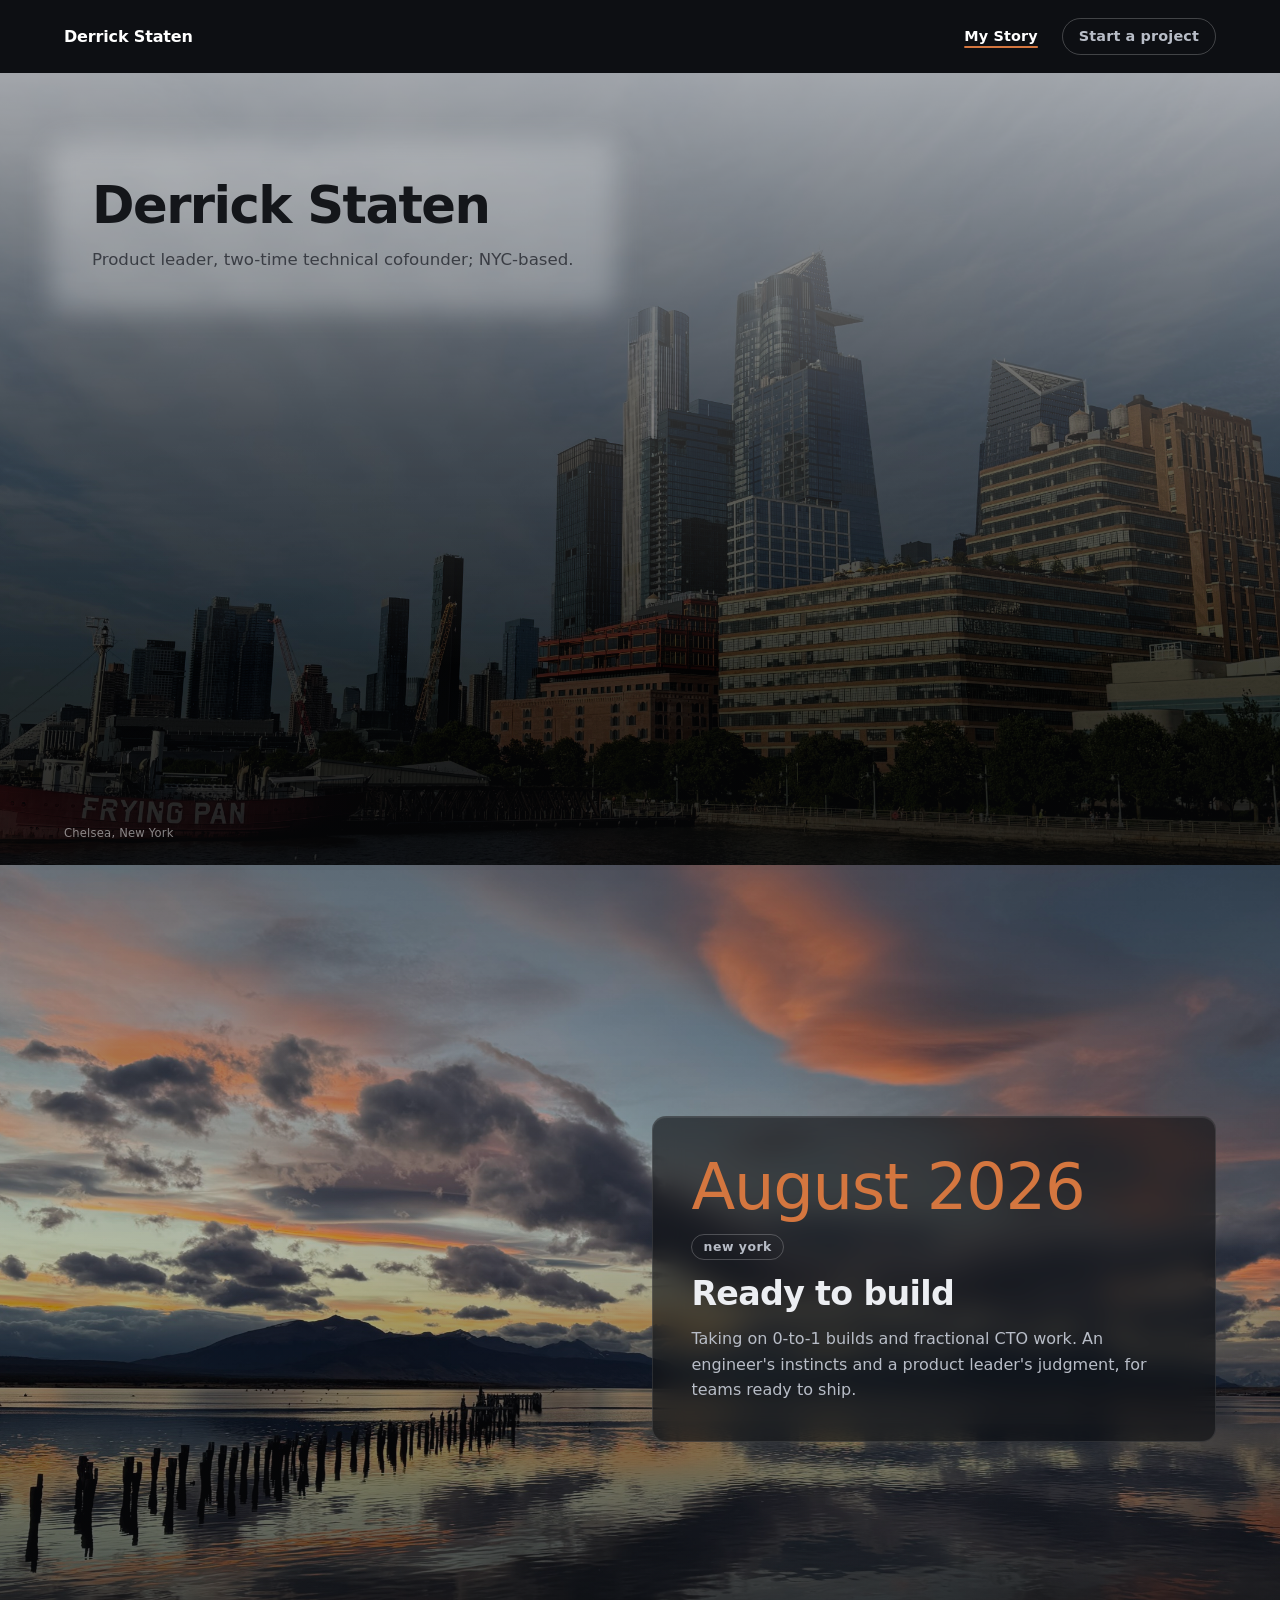
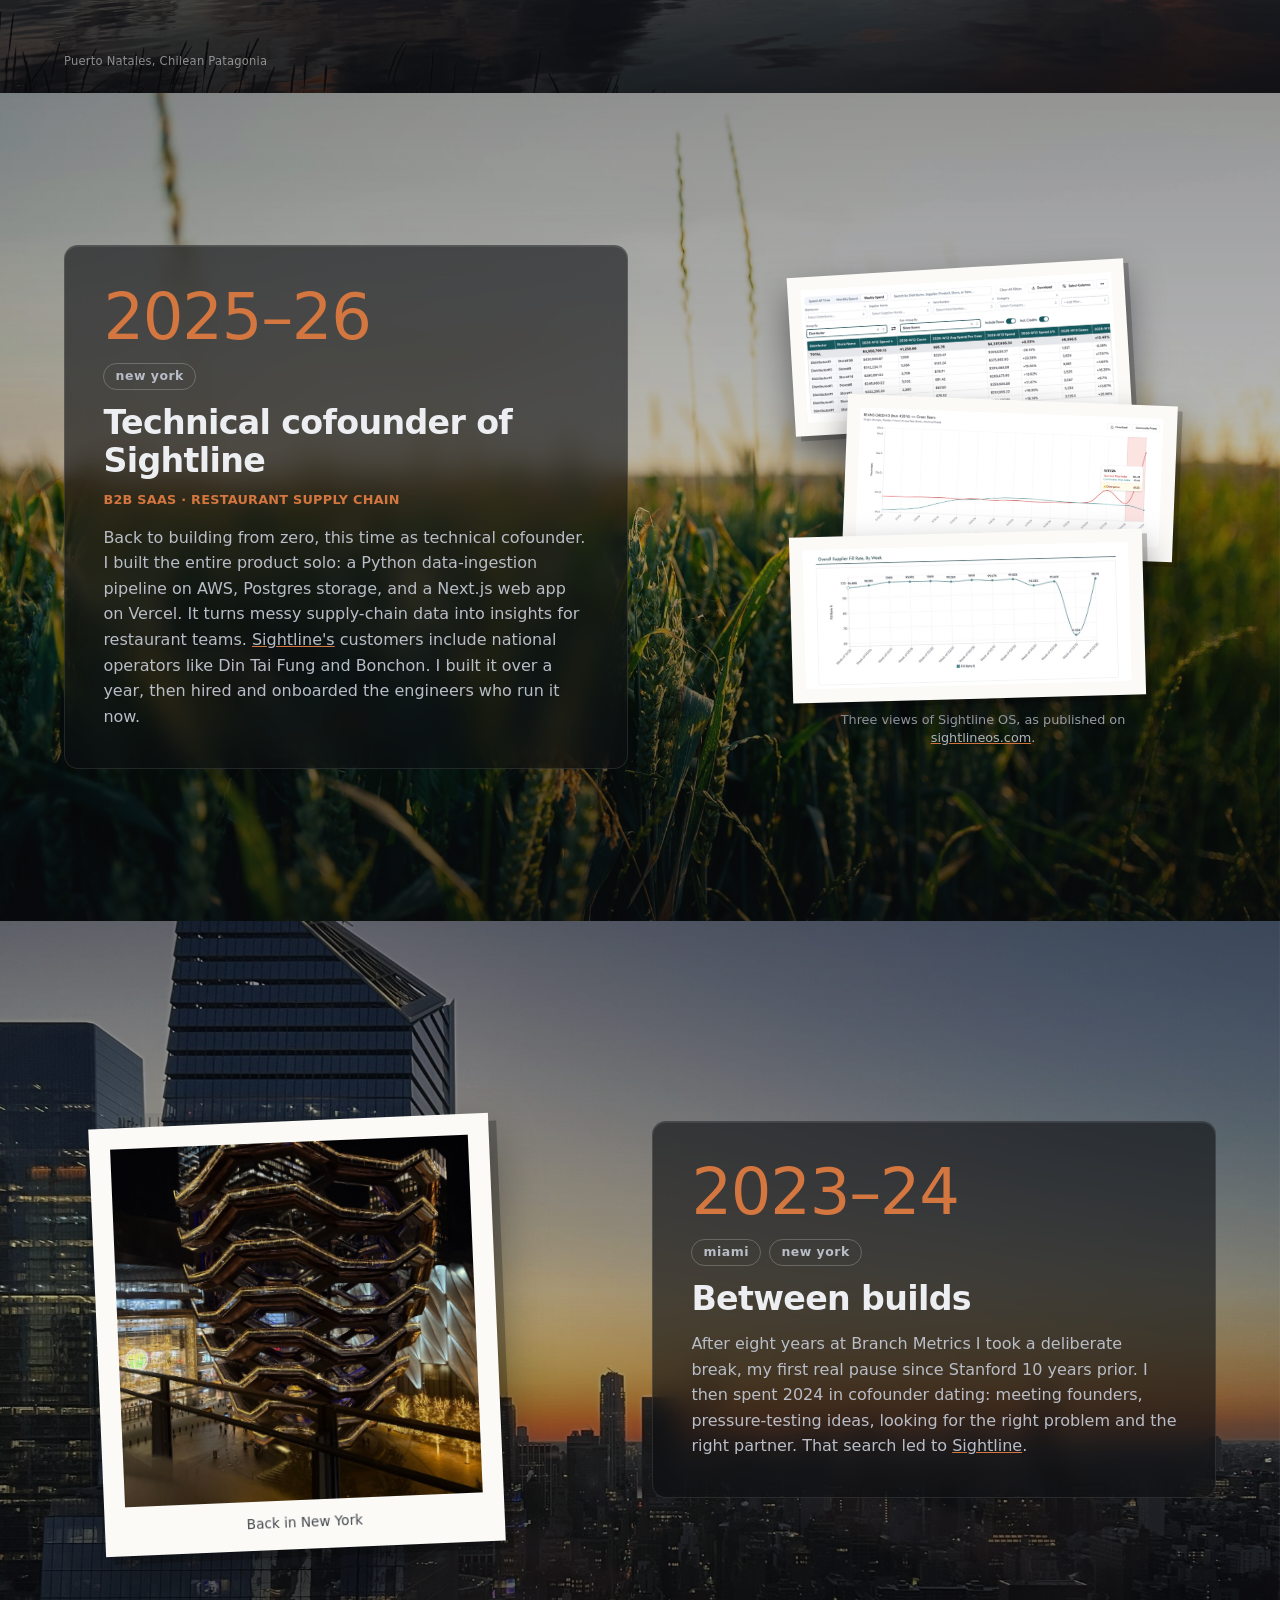
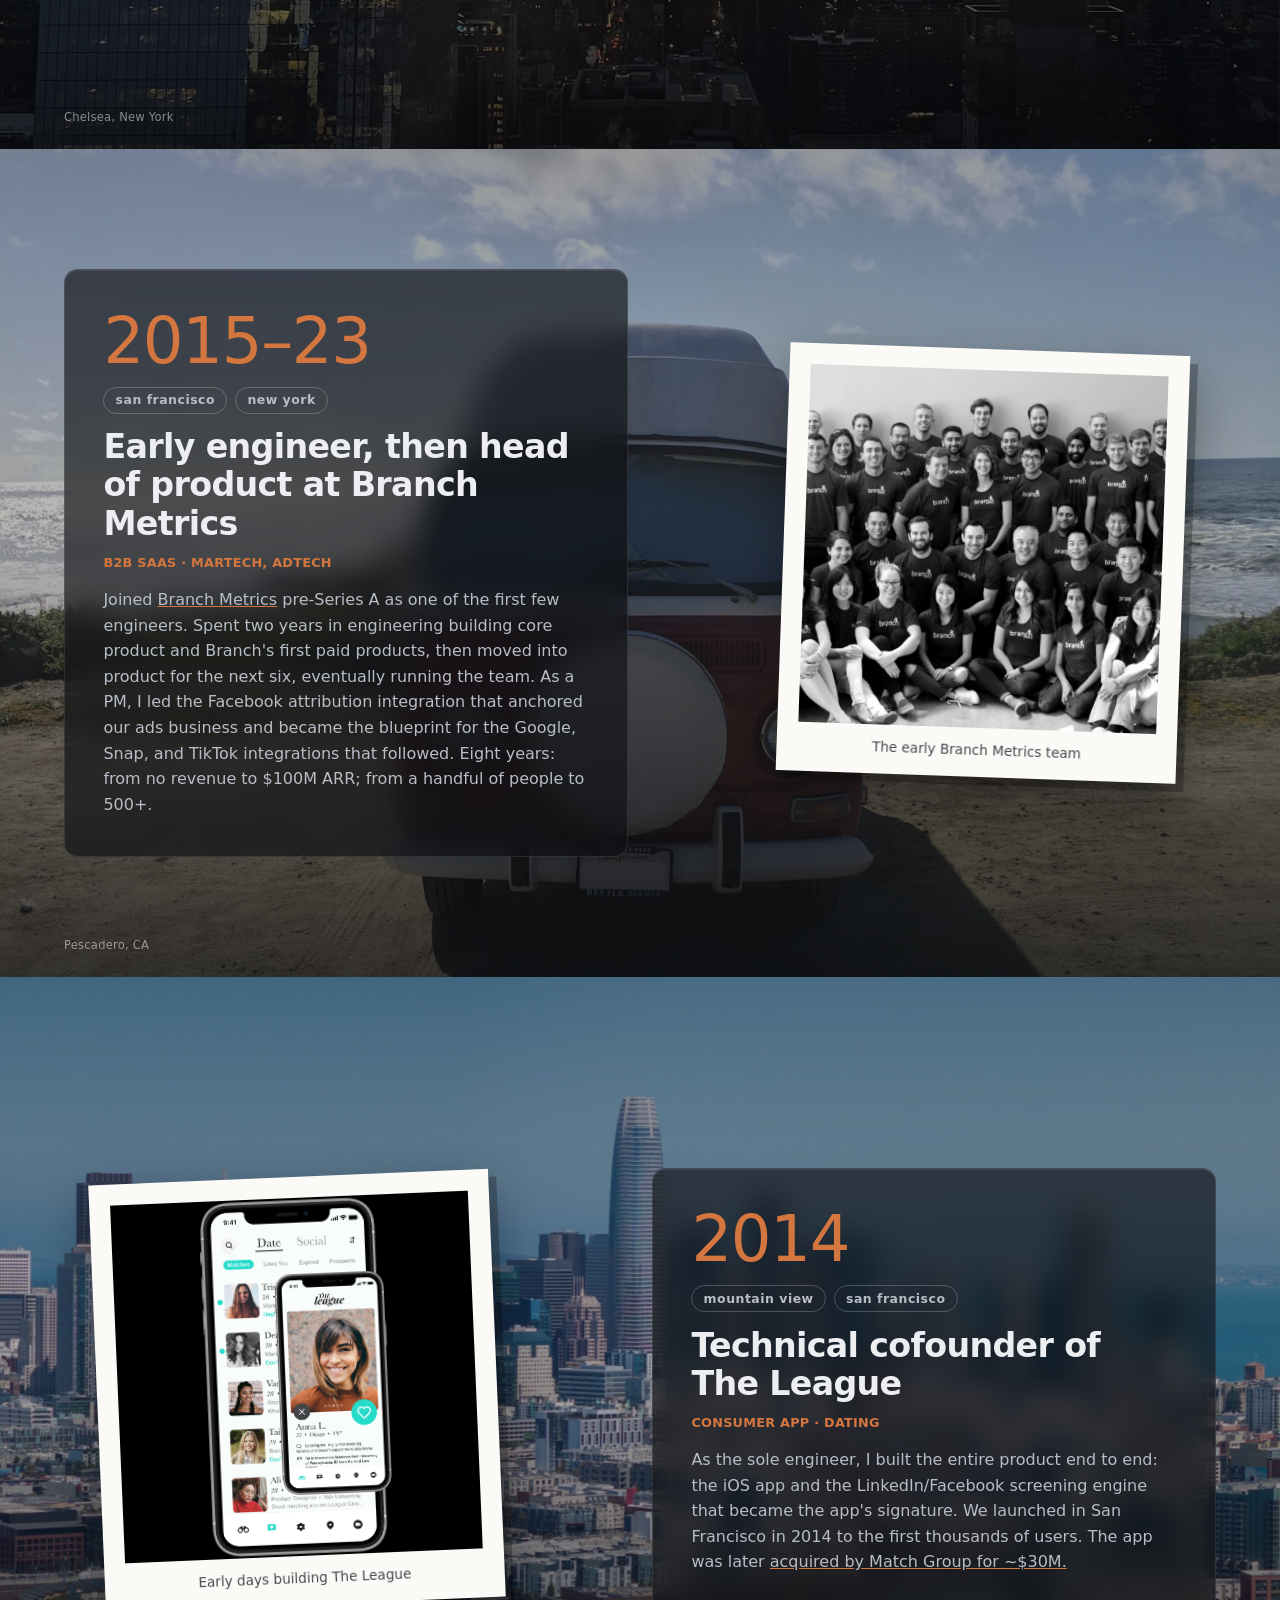
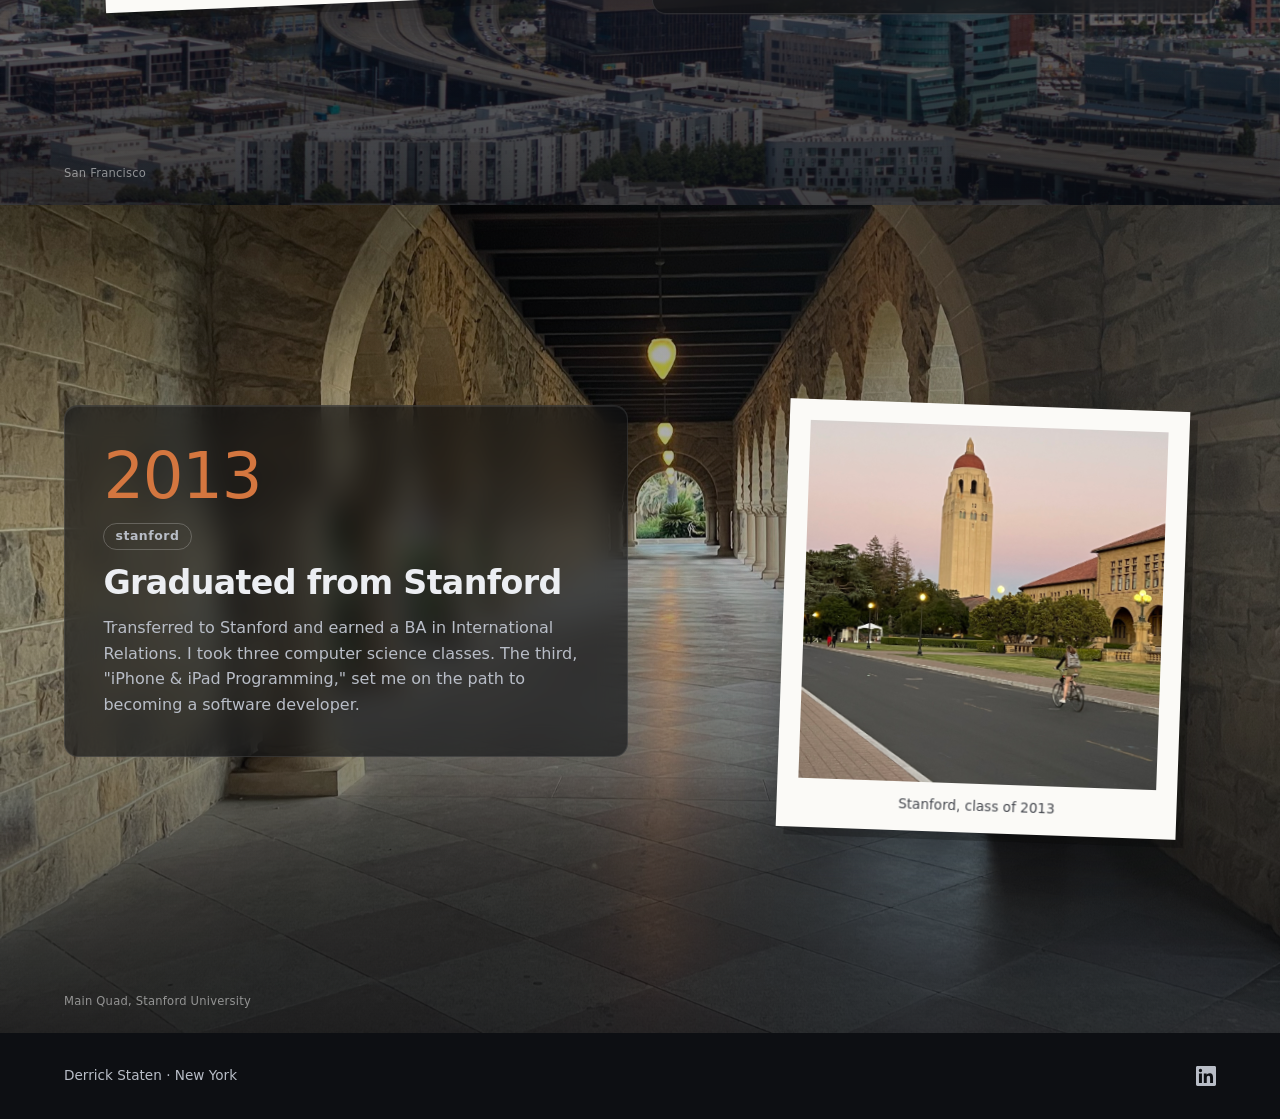
<file: my-story.html>
<!doctype html>
<html lang="en">
<head>
  <meta charset="utf-8">
  <meta name="viewport" content="width=device-width, initial-scale=1">
  <title>My Story — Derrick Staten</title>
  <link rel="icon" href="favicon.svg" type="image/svg+xml">
  <meta name="description" content="The long version: Stanford, technical cofounder of The League, eight years at Branch Metrics from no revenue to $100M ARR, then technical cofounder of Sightline.">

  <link rel="stylesheet" href="styles.css?v=31">

  <meta property="og:type" content="website">
  <meta property="og:url" content="https://derrickstaten.com/my-story.html">
  <meta property="og:title" content="My Story — Derrick Staten">
  <meta property="og:description" content="The long version: Stanford, technical cofounder of The League, eight years at Branch Metrics from no revenue to $100M ARR, then technical cofounder of Sightline.">
  <meta property="og:image" content="https://derrickstaten.com/images/og-story.jpg">
  <meta property="og:image:width" content="1200">
  <meta property="og:image:height" content="630">

  <meta name="twitter:card" content="summary_large_image">
  <meta name="twitter:title" content="My Story — Derrick Staten">
  <meta name="twitter:description" content="The long version: Stanford, technical cofounder of The League, eight years at Branch Metrics from no revenue to $100M ARR, then technical cofounder of Sightline.">
  <meta name="twitter:image" content="https://derrickstaten.com/images/og-story.jpg">
</head>
<body>

  <nav class="site-nav">
    <div class="site-nav-inner">
      <a class="site-nav-brand" href="index.html">Derrick Staten</a>
      <div class="site-nav-links">
        <a class="site-nav-plain" href="my-story.html" aria-current="page">My Story</a>
        <a class="site-nav-link" href="index.html#contact">Start a project</a>
      </div>
    </div>
  </nav>

  <header class="hero hero-top">
    <div class="hero-bg" aria-hidden="true">
      <img src="images/hudson-yards-landscape.jpg" alt="NYC Looking Southeast" loading="eager" fetchpriority="high">
    </div>
    <p class="chapter-bg-note">Chelsea, New York</p>
    <div class="hero-inner">
      <div class="hero-text">
        <h1>Derrick Staten</h1>
        <p>Product leader, two-time technical cofounder; NYC-based.</p>
      </div>
    </div>
  </header>

  <main>
    <ol class="timeline">

      <li class="chapter">
        <div class="chapter-bg" aria-hidden="true">
          <img src="images/porto-natales.jpg" alt="Sunset over Puerto Natales, Chile" loading="lazy">
        </div>
        <p class="chapter-bg-note">Puerto Natales, Chilean Patagonia</p>
        <div class="chapter-inner">
          <article class="chapter-card glass-panel">
            <span class="chapter-year">August 2026</span>
            <div class="chapter-tags">
              <span class="chapter-tag">new york</span>
            </div>
            <h2>Ready to build</h2>
            <p>Taking on 0-to-1 builds and fractional CTO work. An engineer's instincts and a product leader's judgment, for teams ready to ship.</p>
          </article>
        </div>
      </li>

      <li class="chapter">
        <!-- Photo: Glenn Carstens-Peters on Unsplash, free to use under the
             Unsplash License (no attribution required), credited anyway.
             https://unsplash.com/photos/piNf3C4TViA -->
        <div class="chapter-bg" aria-hidden="true">
          <img src="images/wheat-field.jpg" alt="A wheat field stretching to the horizon at golden hour" loading="lazy">
        </div>
        <div class="chapter-inner">
          <article class="chapter-card glass-panel">
            <span class="chapter-year">2025&ndash;26</span>
            <div class="chapter-tags">
              <span class="chapter-tag">new york</span>
            </div>
            <h2>Technical cofounder of Sightline</h2>
            <div class="chapter-business">B2B SaaS &middot; restaurant supply chain</div>
            <p>Back to building from zero, this time as technical cofounder. I built the entire product solo: a Python data-ingestion pipeline on AWS, Postgres storage, and a Next.js web app on Vercel. It turns messy supply-chain data into insights for restaurant teams. <a href="https://www.sightlineos.com" rel="noopener" target="_blank">Sightline's</a> customers include national operators like Din Tai Fung and Bonchon. I built it over a year, then hired and onboarded the engineers who run it now.</p>
          </article>
          <!-- Three views of the product, scattered like the prints
               elsewhere on the timeline rather than lined up in a grid.
               Each is published on its own sightlineos.com product page
               and links there; clicking one opens it full-size. -->
          <div class="chapter-shots">
            <figure class="chapter-shot">
              <a href="#shot-spend" aria-label="Enlarge: weekly spend, by distributor and store">
                <img src="images/sightline-cogs.jpg" alt="Sightline spend table breaking down weekly spend, cases, and cost per case by distributor and store" loading="lazy">
              </a>
            </figure>
            <figure class="chapter-shot">
              <a href="#shot-divergence" aria-label="Enlarge: divergence between the price paid and the index">
                <img src="images/sightline-benchmark.jpg" alt="Sightline price-index chart flagging a 61.5% divergence between an operator's unit price and the commodity index" loading="lazy">
              </a>
            </figure>
            <figure class="chapter-shot">
              <a href="#shot-fill-rate" aria-label="Enlarge: supplier fill rate, week over week">
                <img src="images/sightline-fill-rate.jpg" alt="Sightline chart tracking overall supplier fill rate by week, with a dip to 61.92%" loading="lazy">
              </a>
            </figure>
            <p class="chapter-shots-note">Three views of Sightline OS, as published on <a href="https://www.sightlineos.com" rel="noopener" target="_blank">sightlineos.com</a>.</p>
          </div>
        </div>
      </li>

      <li class="chapter">
        <div class="chapter-bg" aria-hidden="true">
          <img src="images/sunrise-nyc.jpg" alt="Sunrise over the Manhattan skyline" loading="lazy">
        </div>
        <p class="chapter-bg-note">Chelsea, New York</p>
        <div class="chapter-inner">
          <article class="chapter-card glass-panel">
            <span class="chapter-year">2023&ndash;24</span>
            <div class="chapter-tags">
              <span class="chapter-tag">miami</span>
              <span class="chapter-tag">new york</span>
            </div>
            <h2>Between builds</h2>
            <p>After eight years at Branch Metrics I took a deliberate break, my first real pause since Stanford 10 years prior. I then spent 2024 in cofounder dating: meeting founders, pressure-testing ideas, looking for the right problem and the right partner. That search led to <a href="https://www.sightlineos.com" rel="noopener" target="_blank">Sightline</a>.</p>
          </article>
          <figure class="chapter-polaroid">
            <img src="images/vessel.jpg" alt="The Vessel at Hudson Yards, at night" loading="lazy">
            <figcaption>Back in New York</figcaption>
          </figure>
        </div>
      </li>

      <li class="chapter">
        <div class="chapter-bg" aria-hidden="true">
          <img src="images/branch-vw-exterior.jpg" alt="A vintage red-and-white VW van parked on the bluffs above the Pacific near Pescadero, California" loading="lazy">
        </div>
        <p class="chapter-bg-note">Pescadero, CA</p>
        <div class="chapter-inner">
          <article class="chapter-card glass-panel">
            <span class="chapter-year">2015&ndash;23</span>
            <div class="chapter-tags">
              <span class="chapter-tag">san francisco</span>
              <span class="chapter-tag">new york</span>
            </div>
            <h2>Early engineer, then head of product at Branch Metrics</h2>
            <div class="chapter-business">B2B SaaS &middot; martech, adtech</div>
            <p>Joined <a href="https://branch.io" rel="noopener" target="_blank">Branch Metrics</a> pre-Series A as one of the first few engineers. Spent two years in engineering building core product and Branch's first paid products, then moved into product for the next six, eventually running the team. As a PM, I led the Facebook attribution integration that anchored our ads business and became the blueprint for the Google, Snap, and TikTok integrations that followed. Eight years: from no revenue to $100M ARR; from a handful of people to 500+.</p>
          </article>
          <figure class="chapter-polaroid">
            <img src="images/branch-team.jpg" alt="The early Branch Metrics team" loading="lazy">
            <figcaption>The early Branch Metrics team</figcaption>
          </figure>
        </div>
      </li>

      <li class="chapter">
        <!-- Photo: Spicypepper999, "San Francisco Downtown Aerial, August 2025", CC0
             https://commons.wikimedia.org/wiki/File:San_Francisco_Downtown_Aerial,_August_2025.jpg -->
        <div class="chapter-bg" aria-hidden="true">
          <img src="images/sf-aerial-2025.jpg" alt="Aerial view of downtown San Francisco" loading="lazy">
        </div>
        <p class="chapter-bg-note">San Francisco</p>
        <div class="chapter-inner">
          <article class="chapter-card glass-panel">
            <span class="chapter-year">2014</span>
            <div class="chapter-tags">
              <span class="chapter-tag">mountain view</span>
              <span class="chapter-tag">san francisco</span>
            </div>
            <h2>Technical cofounder of The League</h2>
            <div class="chapter-business">Consumer app &middot; dating</div>
            <p>As the sole engineer, I built the entire product end to end: the iOS app and the LinkedIn/Facebook screening engine that became the app's signature. We launched in San Francisco in 2014 to the first thousands of users. The app was later <a href="https://techcrunch.com/2022/07/12/match-group-acquires-members-only-dating-app-the-league/" rel="noopener" target="_blank">acquired by Match Group for ~$30M.</a></p>
          </article>
          <figure class="chapter-polaroid">
            <img class="fit-contain" src="images/the-league.png" alt="The League app, matches and profile screens" loading="lazy">
            <figcaption>Early days building The League</figcaption>
          </figure>
        </div>
      </li>

      <li class="chapter">
        <div class="chapter-bg" aria-hidden="true">
          <img src="images/stanford-quad.jpg" alt="Sandstone archways and columns along Stanford's Main Quad" loading="lazy">
        </div>
        <p class="chapter-bg-note">Main Quad, Stanford University</p>
        <div class="chapter-inner">
          <article class="chapter-card glass-panel">
            <span class="chapter-year">2013</span>
            <div class="chapter-tags">
              <span class="chapter-tag">stanford</span>
            </div>
            <h2>Graduated from Stanford</h2>
            <p>Transferred to Stanford and earned a BA in International Relations. I took three computer science classes. The third, "iPhone &amp; iPad Programming," set me on the path to becoming a software developer.</p>
          </article>
          <figure class="chapter-polaroid">
            <img src="images/stanford-tower.jpg" alt="Hoover Tower at Stanford" loading="lazy">
            <figcaption>Stanford, class of 2013</figcaption>
          </figure>
        </div>
      </li>

    </ol>
  </main>

  <footer class="site-foot">
    <div class="site-foot-inner">
      <span>Derrick Staten &middot; New York</span>
      <div class="site-foot-meta">
        <a href="https://www.linkedin.com/in/derrickstaten/" rel="me noopener" target="_blank" aria-label="Derrick Staten on LinkedIn">
          <svg viewBox="0 0 24 24" aria-hidden="true"><path d="M20.45 20.45h-3.55v-5.57c0-1.33-.03-3.04-1.85-3.04-1.85 0-2.14 1.45-2.14 2.94v5.67H9.36V9h3.41v1.56h.05c.47-.9 1.63-1.85 3.36-1.85 3.6 0 4.27 2.37 4.27 5.45v6.29zM5.34 7.43a2.06 2.06 0 1 1 0-4.12 2.06 2.06 0 0 1 0 4.12zM7.12 20.45H3.56V9h3.56v11.45zM22.22 0H1.77C.79 0 0 .77 0 1.72v20.55C0 23.23.79 24 1.77 24h20.45c.98 0 1.78-.77 1.78-1.73V1.72C24 .77 23.2 0 22.22 0z"/></svg>
        </a>
      </div>
    </div>
  </footer>

  <!-- ============================================================
       Lightboxes for the Sightline screenshots. Pure CSS, via
       :target — the site has no JavaScript and this doesn't need any.
       Each one is hidden until its id is the URL fragment. The scrim
       and the X both point at #close, which deliberately matches no
       element on the page: clearing :target dismisses the modal, and
       because the fragment has no scroll target the browser leaves the
       scroll position exactly where it was. (Pointing them at a real
       id dismisses it just as well but scrolls you there, which is
       jarring — especially on this page, where the chapters are each a
       full viewport tall.)

       These live at the end of <body>, outside <main>, deliberately:
       .chapter sets `overflow: clip`, and keeping the fixed-position
       overlay out of that subtree removes any question of it being
       clipped.

       Opening, closing, the scrim and the X are all CSS. The only
       thing CSS can't do is the Escape key — see the small script at
       the bottom of this file, the one piece of JavaScript on the
       site.
       ============================================================ -->

  <div class="lightbox" id="shot-spend" role="dialog" aria-label="Weekly spend, by distributor and store">
    <a class="lightbox-scrim" href="#close" aria-label="Close"></a>
    <div class="lightbox-inner">
      <img src="images/sightline-cogs.jpg" alt="Sightline spend table breaking down weekly spend, cases, and cost per case by distributor and store">
      <p class="lightbox-caption">Weekly spend, by distributor and store &mdash;
        <a href="https://www.sightlineos.com/cogs-management" rel="noopener" target="_blank">sightlineos.com/cogs-management</a>
      </p>
    </div>
    <a class="lightbox-close" href="#close" aria-label="Close">&times;</a>
  </div>

  <div class="lightbox" id="shot-divergence" role="dialog" aria-label="Divergence between the price paid and the index">
    <a class="lightbox-scrim" href="#close" aria-label="Close"></a>
    <div class="lightbox-inner">
      <img src="images/sightline-benchmark.jpg" alt="Sightline price-index chart flagging a 61.5% divergence between an operator's unit price and the commodity index">
      <p class="lightbox-caption">Divergence between the price paid and the index &mdash;
        <a href="https://www.sightlineos.com/commodity-benchmark" rel="noopener" target="_blank">sightlineos.com/commodity-benchmark</a>
      </p>
    </div>
    <a class="lightbox-close" href="#close" aria-label="Close">&times;</a>
  </div>

  <div class="lightbox" id="shot-fill-rate" role="dialog" aria-label="Supplier fill rate, week over week">
    <a class="lightbox-scrim" href="#close" aria-label="Close"></a>
    <div class="lightbox-inner">
      <img src="images/sightline-fill-rate.jpg" alt="Sightline chart tracking overall supplier fill rate by week, with a dip to 61.92%">
      <p class="lightbox-caption">Supplier fill rate, week over week &mdash;
        <a href="https://www.sightlineos.com/inventory-optimization" rel="noopener" target="_blank">sightlineos.com/inventory-optimization</a>
      </p>
    </div>
    <a class="lightbox-close" href="#close" aria-label="Close">&times;</a>
  </div>

  <!-- The lightbox is otherwise pure CSS (:target); Escape is the one
       interaction that can't be expressed that way, so it gets these few
       lines and nothing else depends on them — with JS off, clicking the
       scrim or the X still closes the modal exactly as before. -->
  <script>
    document.addEventListener('keydown', function (e) {
      if (e.key !== 'Escape') return;
      if (!document.querySelector('.lightbox:target')) return;
      // location.replace, not history.replaceState: pushState and
      // replaceState change the URL without re-evaluating :target, so
      // the modal would stay open. replace() is a real fragment
      // navigation (so :target updates) that overwrites the current
      // history entry instead of adding one, keeping the back button
      // clean. #close matches no element, so nothing scrolls.
      location.replace('#close');
    });
  </script>

  <script>
    console.log('%cSomething from 2004 is buried in here.', 'font:bold 13px monospace;color:#00aa00');
    console.log('%cRun kamikaze() and see what happens.', 'font:12px monospace;color:#888');
    window.kamikaze = function () { location.href = 'kamikaze/index.html'; };
  </script>

</body>
</html>
</file>
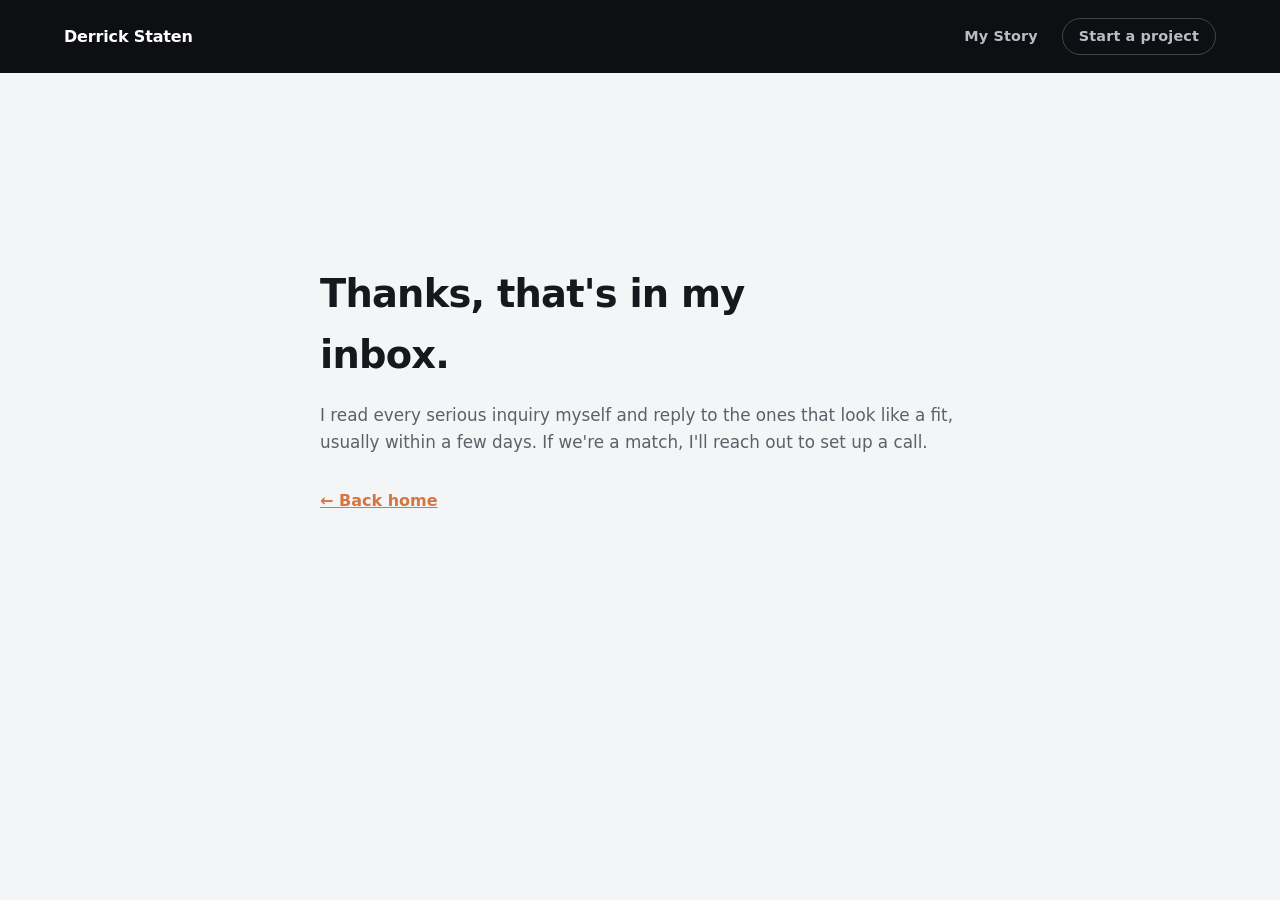
<file: thanks.html>
<!doctype html>
<html lang="en">
<head>
  <meta charset="utf-8">
  <meta name="viewport" content="width=device-width, initial-scale=1">
  <title>Thanks — Derrick Staten</title>
  <link rel="icon" href="favicon.svg" type="image/svg+xml">
  <meta name="description" content="Thanks for reaching out.">
  <meta name="robots" content="noindex">
  <link rel="stylesheet" href="styles.css?v=31">
</head>
<body>

  <nav class="site-nav">
    <div class="site-nav-inner">
      <a class="site-nav-brand" href="index.html">Derrick Staten</a>
      <div class="site-nav-links">
        <a class="site-nav-plain" href="my-story.html">My Story</a>
        <a class="site-nav-link" href="index.html#contact">Start a project</a>
      </div>
    </div>
  </nav>

  <section class="section thanks-section">
    <div class="section-inner">
      <h2>Thanks, that's in my inbox.</h2>
      <p class="section-lede">I read every serious inquiry myself and reply to the ones that look like a fit, usually within a few days. If we're a match, I'll reach out to set up a call.</p>
      <a href="index.html">&larr; Back home</a>
    </div>
  </section>

</body>
</html>
</file>
<file: styles.css>
/*
  Shared stylesheet across index.html (lead-gen homepage) and
  my-story.html (personal timeline / credibility page).

  Parallax: CSS scroll-driven animations (animation-timeline: view()).
  Browsers without support, and users with reduced motion, get the
  same page with static full-bleed imagery. No JS.
*/

:root {
  --ink: #16181d;
  --paper: #f4f5f7;
  --muted: #5b6069;
  --accent: #d4763f;
  --scrim-ink: #eceef2;
  --scrim-muted: #b8bdc7;
  --panel: rgba(13, 15, 19, 0.62);
  --hairline: rgba(22, 24, 29, 0.14);
}
@media (prefers-color-scheme: dark) {
  :root {
    --ink: #e8eaee;
    --paper: #121317;
    --muted: #9aa0ab;
    --accent: #e2925e;
    --hairline: rgba(232, 234, 238, 0.16);
  }
}

* { margin: 0; padding: 0; box-sizing: border-box; }

html { scroll-behavior: smooth; }
@media (prefers-reduced-motion: reduce) {
  html { scroll-behavior: auto; }
}

body {
  background: var(--paper);
  color: var(--ink);
  font-family: system-ui, -apple-system, "Segoe UI", Roboto, "Helvetica Neue", sans-serif;
  line-height: 1.6;
  text-rendering: optimizeLegibility;
  -webkit-font-smoothing: antialiased;
}

img { max-width: 100%; display: block; }

/* Base link color, and — the point of naming :visited — no browser
   purple anywhere on the site. Wrapped in :where() so the whole thing
   costs zero specificity beyond the `a` type selector: a bare
   `a:visited` would be 0,1,1 and would beat single-class rules like
   .site-nav-link (0,1,0), repainting visited nav links orange. This
   way every component rule below wins for both states at once.
   Browsers restrict which properties :visited may set; color is one of
   the few that still applies. */
a:where(:link, :visited) {
  color: var(--accent);
}

/* ---------- Site nav ---------- */

.site-nav {
  background: #0d0f13;
  color: #b8bdc7;
}

.site-nav-inner {
  max-width: 1400px;
  margin-inline: auto;
  padding: 1.1rem clamp(1.25rem, 5vw, 4rem);
  display: flex;
  align-items: center;
  justify-content: space-between;
  gap: 1.5rem;
}

.site-nav-brand {
  color: #fff;
  font-weight: 620;
  letter-spacing: -0.01em;
  text-decoration: none;
}

/* Both pages carry the same two destinations (story + contact) so the
   nav reaches everything from anywhere: a quiet text link for the
   secondary page, the pill for the CTA. */
.site-nav-links {
  display: flex;
  align-items: center;
  gap: clamp(0.9rem, 3vw, 1.5rem);
}

.site-nav-plain {
  color: inherit;
  text-decoration: none;
  font-size: 0.9rem;
  font-weight: 550;
  letter-spacing: 0.01em;
  transition: color 0.15s ease;
}

.site-nav-plain:hover,
.site-nav-plain:focus-visible { color: #fff; }

/* Current-page marker. The brand doubles as the homepage link, so
   whichever of the two you're on gets the accent underline — the nav
   always shows where you are. */
.site-nav-brand[aria-current="page"],
.site-nav-plain[aria-current="page"] {
  color: #fff;
  text-decoration: underline;
  text-decoration-color: var(--accent);
  text-decoration-thickness: 2px;
  text-underline-offset: 5px;
}

.site-nav-link {
  color: inherit;
  text-decoration: none;
  font-size: 0.9rem;
  font-weight: 550;
  letter-spacing: 0.01em;
  border: 1px solid rgba(255, 255, 255, 0.22);
  border-radius: 999px;
  padding: 0.4rem 1rem;
  transition: border-color 0.15s ease, color 0.15s ease;
}

.site-nav-link:hover,
.site-nav-link:focus-visible {
  color: #fff;
  border-color: rgba(255, 255, 255, 0.5);
}

/* ---------- Hero ---------- */

.hero {
  position: relative;
  min-height: 88dvh;
  display: flex;
  align-items: flex-end;
  /* clip, not hidden: overflow hidden creates a scroll container,
     which would hijack the view() timeline and freeze the parallax */
  overflow: clip;
  isolation: isolate;
}

/* Holding page (index.html while the site is hidden): no nav and no
   footer, so the hero owns the whole viewport rather than leaving a
   band of empty --paper below it. */
.hero.hero-solo {
  min-height: 100dvh;
}

/* Links sitting on the light hero glow or a section-head: inherit the
   surrounding ink with an accent underline, matching what
   .glass-panel a does inside the dark panels, so every inline link on
   the site reads the same way regardless of what it sits on. */
.hero-text a,
.section-head a {
  color: inherit;
  text-decoration-color: var(--accent);
  text-underline-offset: 2px;
}

/* Page-specific modifier: anchors the text block to the top instead of
   the bottom, for hero photos whose interesting/legible area is up top
   (e.g. My Story's Hudson Yards shot, sky-heavy at the top). */
.hero.hero-top {
  align-items: flex-start;
}

.hero.hero-top .hero-inner {
  padding: clamp(3rem, 9vh, 6.5rem) clamp(1.25rem, 5vw, 4rem) 0;
}

/* Back to the original white glow (0.25 alpha) from before My Story's
   hero was pushed toward the Track record blue — that experiment read
   as a dark, opaque block in production. This restores the original,
   subtler look from when My Story first became a separate page. */
.hero-top .hero-text::before {
  --glow-color: rgba(255, 255, 255, 0.25);
}

/* Mobile only: bottom-left instead of top, tighter padding on the
   text box, and a glow opacity halfway between the too-light 0.15 and
   the too-dark 0.25/0.9 we tried. Deliberately separate rules scoped
   only to .hero-top .hero-text — nothing here touches .section-head/
   Track record. */
@media (max-width: 767px) {
  .hero.hero-top {
    align-items: flex-end;
  }
  .hero.hero-top .hero-inner {
    padding: 0 clamp(1.25rem, 5vw, 4rem) clamp(3rem, 9vh, 6.5rem);
  }
  .hero-top .hero-text {
    padding: 0.6rem 0.75rem;
  }
  .hero-top .hero-text::before {
    --glow-color: rgba(255, 255, 255, 0.35);
    inset: -8px;
  }
}

.hero-bg,
.chapter-bg {
  position: absolute;
  inset: 0;
  z-index: -1;
  overflow: clip;
}

.hero-bg img,
.chapter-bg img {
  width: 100%;
  height: 126%;
  object-fit: cover;
  object-position: var(--bg-pos, center);
  position: relative;
  top: -13%;
}

/* Scrim so text passes contrast over any photo */
.chapter-bg::after {
  content: "";
  position: absolute;
  inset: 0;
  background: linear-gradient(to top, rgba(9, 10, 13, 0.78) 0%, rgba(9, 10, 13, 0.28) 55%, rgba(9, 10, 13, 0.42) 100%);
}

/* Lead-gen sections put a .section-head (heading + lede, no card behind
   it) right at the top of the photo, so they need more darkening up
   there than a chapter does — the SF skyline shot is bright open sky
   exactly where that lede sits. Bottom and middle stay as above. */
.section-photo .chapter-bg::after {
  background: linear-gradient(to top, rgba(9, 10, 13, 0.78) 0%, rgba(9, 10, 13, 0.28) 45%, rgba(9, 10, 13, 0.62) 100%);
}

/* Hero photo (The High Line) is bright and uneven in tone (sky vs.
   foliage and shadowed structure) — a dark text scrim wouldn't give the
   dark hero text reliable contrast, so lighten toward the bottom
   instead, where the text sits. */
.hero-bg::after {
  content: "";
  position: absolute;
  inset: 0;
  background: linear-gradient(to top, rgba(255, 255, 255, 0.6) 0%, rgba(255, 255, 255, 0.15) 45%, rgba(255, 255, 255, 0) 75%);
}

/* .hero-top moves the text to the top of the frame, so this gradient
   needs to brighten the top instead — otherwise the hero-text glow
   there is working alone, with none of the extra lift the bottom-
   anchored hero gets from this same gradient, and reads weaker despite
   using the identical --glow-color. */
/* Two layered gradients (a pseudo-element only gets one background,
   so both live in one comma-separated list, first on top): the white
   boost at the top for the hero-text glow, same as before, plus a
   dark boost at the bottom — .hero-bg has no dark scrim by default
   (unlike .chapter-bg::after), since it's normally paired with dark
   text at the bright end of the photo. hero-top's caption sits at the
   opposite (bottom) end, on what would otherwise be the raw,
   unscrimmed photo, so its white text (identical to every chapter
   caption below it) had less contrast to work with than they do. */
.hero-top .hero-bg::after {
  background:
    linear-gradient(to bottom, rgba(255, 255, 255, 0.6) 0%, rgba(255, 255, 255, 0.15) 45%, rgba(255, 255, 255, 0) 75%),
    linear-gradient(to top, rgba(9, 10, 13, 0.55) 0%, rgba(9, 10, 13, 0.15) 30%, rgba(9, 10, 13, 0) 55%);
}

.hero-inner {
  width: 100%;
  max-width: 1400px;
  margin-inline: auto;
  padding: 0 clamp(1.25rem, 5vw, 4rem) clamp(3rem, 9vh, 6.5rem);
  /* Photo (Zermatt) is snow-bright at the bottom, where this text
     sits, unlike the dark chapter photos below — dark text, not the
     scrim-ink used everywhere else. */
  color: #14161a;
}

/* Wraps text so it stays legible regardless of what's behind it in the
   photo. No hard-edged card: a blurred pseudo-element behind the text
   feathers into the photo instead of a crisp rounded rect. This is the
   hero treatment only — section headings on a photo use .section-head
   below instead. */
.hero-text {
  position: relative;
  isolation: isolate;
  display: inline-block;
  padding: 1.5rem 1.75rem;
}

/* Every top-level section heading + lede on the lead-gen page — the
   two on photos (Track record, Two ways to work with me) and the ones
   on plain --paper (Start a project, testimonials) — so all four read
   as one system regardless of what's behind them.

   The photo ones used to reuse the hero's blurred glow, which never
   worked there: the hero's glow is a light patch carrying dark text,
   but those headings sit directly above a row of dark .glass-panel
   cards, so the pale blob read as a second, conflicting visual system
   floating over the section. Now there's no panel at all — type
   straight on the background, anchored by a short accent rule that
   ties back to the orange .proof-role / .offer-fit labels below. */
.section-head {
  display: block;
}

.section-head::before {
  content: "";
  display: block;
  width: 52px;
  height: 3px;
  border-radius: 2px;
  background: var(--accent);
  margin-bottom: 1.15rem;
}

/* One shared glow mechanism for every "text sitting directly on a
   photo" case that still uses one — the hero heading and the small
   photo-credit caption use this exact rule so they look like one
   consistent system, not two different treatments. Only --glow-color
   (and, on the caption, size/position) differs. */
.hero-text::before,
.hero .chapter-bg-note::before {
  content: "";
  position: absolute;
  inset: -14px;
  border-radius: 16px;
  background: var(--glow-color, rgba(255, 255, 255, 0.5));
  filter: blur(14px);
  z-index: -1;
}

.hero-text::before { --glow-color: rgba(255, 255, 255, 0.82); }

/* Lower than the hero heading's own 0.82, not higher — the caption
   sits in the same bottom corner as the .hero-bg::after gradient above,
   so it already gets that same brightening boost stacked on top of
   this glow. Giving it a higher base alpha on top of that double-
   counted the lift and blew it out to solid white. */
.hero .chapter-bg-note::before { --glow-color: rgba(255, 255, 255, 0.5); }

/* iOS Safari only (feature-query hack: -webkit-touch-callout is only
   ever recognized there, not on desktop Chrome/Safari or Android).
   filter: blur() on this exact shape — absolute, negative z-index,
   inside an isolated stacking context — silently fails to paint on
   iOS Safari, so swap to box-shadow's blur there instead, which goes
   through a different, more reliable render path. Desktop Chrome and
   macOS Safari keep the filter version above, untouched. */
@supports (-webkit-touch-callout: none) {
  .hero-text::before,
  .hero .chapter-bg-note::before {
    filter: none;
    border-radius: 16px;
    box-shadow: 0 0 28px 20px var(--glow-color, rgba(255, 255, 255, 0.5));
  }

  /* My Story's hero, iOS only. The plain white 0.25-alpha glow above
     is tuned for filter: blur() on desktop and reads too faint via
     box-shadow (iOS's only working path for this effect), so iOS gets
     its own rounded rect — blue glow plus a white wash on top, the
     treatment Track record used before it dropped its panel. */
  .hero-top .hero-text::before {
    --glow-color: rgba(81, 113, 134, 0.9);
  }
  .hero-top .hero-text::after {
    content: "";
    position: absolute;
    inset: -14px;
    border-radius: 16px;
    /* The actual white fill — this is what "more white" means. The
       box-shadow below is only the soft edge feathering around it. */
    background: rgba(255, 255, 255, 0.3);
    box-shadow: 0 0 28px 20px rgba(255, 255, 255, 0.3);
    z-index: -1;
  }

  /* Mobile + iOS: same halfway-opacity intent as the plain-mobile
     override above, keeping iOS's own blue color. */
  @media (max-width: 767px) {
    .hero-top .hero-text::before {
      --glow-color: rgba(81, 113, 134, 0.7);
      inset: -8px;
    }
    .hero-top .hero-text::after {
      inset: -8px;
      background: rgba(255, 255, 255, 0.6);
      box-shadow: 0 0 20px 12px rgba(255, 255, 255, 0.6);
    }
  }
}

/* On a photo a .section-head has no panel behind it, so the type
   carries its own contrast: a soft dark shadow that keeps it readable
   over a bright patch (the SF skyline's open sky) without darkening
   the photo any further. */
.section-photo .section-head h2 {
  text-shadow: 0 2px 28px rgba(9, 10, 13, 0.8), 0 1px 3px rgba(9, 10, 13, 0.55);
}

/* Brighter than the --scrim-muted used for supporting copy elsewhere:
   this lede sits on open sky rather than inside a dark glass panel, so
   the muted gray lost too much contrast against it. Still a step below
   the heading's --scrim-ink, which keeps the hierarchy. */
.section-photo .section-head .section-lede {
  color: #dfe3ea;
  text-shadow: 0 1px 20px rgba(9, 10, 13, 0.85), 0 1px 2px rgba(9, 10, 13, 0.5);
}

.hero h1 {
  font-size: clamp(2rem, 4.2vw, 3.2rem);
  font-weight: 650;
  letter-spacing: -0.03em;
  line-height: 1.08;
  max-width: 20ch;
  color: #14161a;
}

.hero p {
  margin-top: 0.85rem;
  font-size: clamp(0.98rem, 1.3vw, 1.1rem);
  color: #3a3d44;
  max-width: 64ch;
}

.hero .hero-kicker {
  margin-top: 0.6rem;
  font-size: clamp(0.95rem, 1.2vw, 1.05rem);
  font-weight: 600;
  color: #14161a;
  max-width: 40ch;
}

.hero .hero-cta {
  display: inline-block;
  margin-top: 1.3rem;
  background: var(--ink);
  color: var(--paper);
  text-decoration: none;
  font-weight: 620;
  letter-spacing: 0.01em;
  padding: 0.85rem 1.75rem;
  border-radius: 999px;
  transition: transform 0.15s ease, box-shadow 0.15s ease;
}

.hero .hero-cta:hover,
.hero .hero-cta:focus-visible {
  transform: translateY(-1px);
  box-shadow: 0 10px 24px rgba(9, 10, 13, 0.28);
}

/* ---------- Chapters ---------- */

.timeline {
  list-style: none;
}

.chapter {
  position: relative;
  min-height: 92dvh;
  display: flex;
  align-items: center;
  overflow: clip;
  isolation: isolate;
}

.chapter-inner {
  width: 100%;
  max-width: 1400px;
  margin-inline: auto;
  padding: clamp(4rem, 12vh, 7rem) clamp(1.25rem, 5vw, 4rem);
  display: grid;
  grid-template-columns: repeat(12, 1fr);
  gap: 1.5rem;
}

/* Translucent glass card — the shared "see the photo behind the text"
   treatment used for chapter text, homepage proof cards, and the
   how-we-work copy. Kept separate from .chapter-card's grid placement
   so it can be reused outside a 12-col grid without fighting layout. */
.glass-panel {
  background: var(--panel);
  -webkit-backdrop-filter: blur(14px);
  backdrop-filter: blur(14px);
  border: 1px solid rgba(255, 255, 255, 0.1);
  box-shadow: inset 0 1px 0 rgba(255, 255, 255, 0.08);
  border-radius: 14px;
  padding: clamp(1.6rem, 3vw, 2.6rem);
  color: var(--scrim-ink);
}

.chapter-card {
  grid-column: 7 / span 6;
  grid-row: 1;
  /* Without this, grid's default stretch makes the card match the
     row height set by the polaroid, leaving empty space below short
     text instead of shrinking to fit its own content. */
  align-self: start;
}

.chapter:nth-child(even) .chapter-card {
  grid-column: 1 / span 6;
}

/* Mid-depth layer: one framed print per chapter, opposite the text */
.chapter-polaroid {
  grid-column: 1 / span 5;
  /* explicit row: when the print's columns start before the card's,
     auto-placement would otherwise wrap it to a second row */
  grid-row: 1;
  align-self: center;
  justify-self: center;
  width: min(100%, 400px);
  background: #fbfaf7;
  padding: 4.5% 4.5% 0;
  box-shadow: 0 24px 48px rgba(9, 10, 13, 0.45), 8px 8px 0 rgba(0, 0, 0, 0.25);
  /* rotate property, not transform: the parallax animation owns transform */
  rotate: -2.4deg;
}

.chapter:nth-child(even) .chapter-polaroid {
  grid-column: 8 / span 5;
  rotate: 2deg;
}

.chapter-polaroid img {
  width: 100%;
  aspect-ratio: 1;
  object-fit: cover;
}

/* Some prints (app screenshots, etc.) shouldn't be cropped to fill
   the square; letterbox them on black instead. */
.chapter-polaroid img.fit-contain {
  object-fit: contain;
  background: #000;
}

.chapter-polaroid figcaption {
  padding: 0.75rem 0.25rem 0.95rem;
  font-size: 0.85rem;
  color: #45484f;
  text-align: center;
}

/* Variant of the polaroid slot for the Sightline chapter: three product
   screenshots dropped in a loose pile instead of one square print.
   Occupies the same grid cell as .chapter-polaroid and drifts with the
   same parallax, so it reads as the same layer of the page — just
   scattered rather than single. */
.chapter-shots {
  grid-column: 1 / span 5;
  grid-row: 1;
  align-self: center;
  justify-self: center;
  width: min(100%, 430px);
  display: flex;
  flex-direction: column;
  /* Nudges the whole pile back toward centre: the individual prints
     below are offset outward, which would otherwise drag the visual
     centre of mass off to one side of the grid cell. */
  padding-inline: 5%;
}

.chapter:nth-child(even) .chapter-shots {
  grid-column: 8 / span 5;
}

/* Each print: white border like the polaroids, its own rotation and
   horizontal offset so nothing lines up, and a negative top margin so
   they overlap the way dropped prints do. Later siblings paint over
   earlier ones, so the pile reads top-down. Rotation uses the `rotate`
   property, not transform — the parallax animation owns transform. */
.chapter-shot {
  background: #fbfaf7;
  padding: 3.5%;
  box-shadow: 0 18px 34px rgba(9, 10, 13, 0.5), 5px 5px 0 rgba(0, 0, 0, 0.22);
}

.chapter-shot:nth-child(1) { rotate: -3.4deg; margin-right: 12%; }
.chapter-shot:nth-child(2) { rotate: 2.2deg;  margin-left: 14%; margin-top: -7%; }
.chapter-shot:nth-child(3) { rotate: -1.5deg; margin-right: 8%; margin-top: -6%; }

.chapter-shot a {
  display: block;
  cursor: zoom-in;
  transition: box-shadow 0.15s ease;
}

.chapter-shot a:hover,
.chapter-shot a:focus-visible {
  box-shadow: 0 0 0 2px var(--accent);
  outline: none;
}

/* `contain` on a 2.35:1 box: the sources run 2.24:1 to 2.46:1, so the
   whole screenshot shows with a hairline of letterboxing at most. */
.chapter-shot img {
  width: 100%;
  aspect-ratio: 2.35 / 1;
  object-fit: contain;
  background: #fff;
}

.chapter-shots-note {
  margin-top: 1.1rem;
  font-size: 0.8rem;
  line-height: 1.4;
  color: var(--scrim-muted);
  text-align: center;
}

.chapter-shots-note a {
  color: inherit;
  text-decoration-color: var(--accent);
}

/* Small credit line for the full-bleed background photo, tucked in
   the corner out of the way of the card/polaroid. Selector is
   .hero/.chapter-qualified (not just .chapter-bg-note) so it always
   outranks ".hero p" / ".chapter p", which would otherwise win on
   specificity since this is a <p> nested inside both. */
.hero .chapter-bg-note,
.chapter .chapter-bg-note,
.section-photo .chapter-bg-note {
  position: absolute;
  left: clamp(1.25rem, 5vw, 4rem);
  right: clamp(1.25rem, 5vw, 4rem);
  bottom: clamp(1rem, 2.5vh, 1.5rem);
  font-size: 0.72rem;
  letter-spacing: 0.02em;
  color: rgba(255, 255, 255, 0.5);
  white-space: nowrap;
  overflow: hidden;
  text-overflow: ellipsis;
  pointer-events: none;
}

/* Hero photo is bright at the bottom (snow/pavement), same reason the
   hero h1/p use dark text instead of the light scrim-ink everywhere
   else — so this note needs dark text too, not the default light one. */
.hero .chapter-bg-note {
  isolation: isolate;
  color: rgba(20, 22, 26, 0.6);
  left: auto;
  right: clamp(1.25rem, 5vw, 4rem);
  text-align: right;
  padding: 0.35rem 0.6rem;
  /* Shared rule clips overflow for the ellipsis fallback; this variant
     needs it visible so the ::before glow can bleed past the edges. */
  overflow: visible;
  text-overflow: unset;
}

/* My Story's hero: back to the plain caption style every chapter below
   it uses (light text, bottom-left, no glow box) instead of the dark-
   text/right-aligned/glow treatment above — that was tuned for bright
   photos like The High Line, not Hudson Yards. */
.hero-top .chapter-bg-note {
  isolation: auto;
  color: rgba(255, 255, 255, 0.5);
  left: clamp(1.25rem, 5vw, 4rem);
  right: clamp(1.25rem, 5vw, 4rem);
  text-align: left;
  padding: 0;
  overflow: hidden;
  text-overflow: ellipsis;
}

.hero-top .chapter-bg-note::before {
  content: none;
}

.chapter-year {
  display: block;
  font-size: clamp(2.4rem, 5vw, 4rem);
  font-weight: 250;
  letter-spacing: -0.02em;
  line-height: 1;
  color: var(--accent);
  font-variant-numeric: tabular-nums;
}

.chapter-tags {
  margin-top: 0.9rem;
  display: flex;
  flex-wrap: wrap;
  gap: 0.5rem;
}

.chapter-tag {
  display: inline-block;
  font-size: 0.78rem;
  font-weight: 550;
  letter-spacing: 0.04em;
  color: var(--scrim-muted);
  border: 1px solid rgba(255, 255, 255, 0.22);
  border-radius: 999px;
  padding: 0.15rem 0.7rem;
}

.chapter h2 {
  margin-top: 0.9rem;
  font-size: clamp(1.5rem, 2.6vw, 2.2rem);
  font-weight: 620;
  letter-spacing: -0.02em;
  line-height: 1.15;
}

/* Business model line for work chapters — sits between the headline
   and the body copy. */
.chapter-business {
  display: inline-block;
  margin-top: 0.6rem;
  font-size: 0.8rem;
  font-weight: 550;
  letter-spacing: 0.02em;
  color: var(--accent);
  text-transform: uppercase;
}

.chapter p {
  margin-top: 0.8rem;
  color: var(--scrim-muted);
  max-width: 52ch;
}

@media (max-width: 767px) {
  .chapter-inner { display: block; }
  .chapter-polaroid,
  .chapter:nth-child(even) .chapter-polaroid {
    margin: 2.5rem auto 0;
    width: min(100%, 320px);
  }
  /* The pile gets a little more room than a polaroid — the prints are
     wide, and the outward offsets eat into the usable width. */
  .chapter-shots,
  .chapter:nth-child(even) .chapter-shots {
    margin: 2.5rem auto 0;
    width: min(100%, 360px);
  }
}

/* ---------- Parallax (progressive enhancement, no JS) ---------- */

@media (prefers-reduced-motion: no-preference) {
  @supports (animation-timeline: view()) {
    .chapter-bg img {
      animation: drift linear both;
      animation-timeline: view();
      will-change: transform;
    }
    .hero-bg img {
      animation: drift linear both;
      animation-timeline: view();
      animation-range: exit;
    }
    @keyframes drift {
      from { transform: translateY(-10%); }
      to   { transform: translateY(10%); }
    }

    /* The print rises against the scroll, so it moves faster than
       the page while the background lags behind it: three planes,
       three speeds. The Sightline pile rides the same plane. */
    .chapter-polaroid,
    .chapter-shots {
      animation: drift-mid linear both;
      animation-timeline: view();
      will-change: transform;
    }
    @keyframes drift-mid {
      from { transform: translateY(16vh); }
      to   { transform: translateY(-16vh); }
    }
  }

  /* Browsers without scroll-driven animation support (e.g. Safari < 26)
     get no fallback treatment here — just the static, non-animated
     photo from .hero-bg img / .chapter-bg img above. A background-
     attachment: fixed fallback used to pin the photo instead, but that
     property is janky in desktop Safari (forces a full repaint on
     every scroll tick), so a plain static image is the safer default. */
}

/* ---------- Lead-gen page sections ---------- */

.section {
  padding: clamp(4rem, 10vh, 7rem) clamp(1.25rem, 5vw, 4rem);
}

.section-inner {
  max-width: 1100px;
  margin-inline: auto;
  position: relative;
}

.section h2 {
  font-size: clamp(1.7rem, 3vw, 2.4rem);
  font-weight: 640;
  letter-spacing: -0.02em;
  max-width: 20ch;
}

.section-lede {
  margin-top: 1rem;
  color: var(--muted);
  max-width: 60ch;
  font-size: 1.05rem;
}

/* Full-bleed photo section — reuses .chapter-bg/.chapter-bg img/
   .chapter-bg::after as-is (same absolutely-positioned bg + scrim,
   same parallax) for the background layer; only the section shell
   below is new, to hold non-chapter content at an arbitrary height. */

.section-photo {
  position: relative;
  overflow: clip;
  isolation: isolate;
  color: var(--scrim-ink);
  padding-block: clamp(5rem, 13vh, 8rem);
}

.section-photo h2 { color: var(--scrim-ink); }
.section-photo .section-lede { color: var(--scrim-muted); }

/* Proof points */

.proof-grid {
  margin-top: 2.5rem;
  display: grid;
  grid-template-columns: repeat(3, 1fr);
  gap: 1.5rem;
}

@media (max-width: 900px) {
  .proof-grid { grid-template-columns: 1fr; }
}

/* Secondary CTA under the proof grid — a quieter pill link (not the
   solid hero-cta button) pointing to the full My Story timeline. */
.section-cta {
  display: inline-block;
  margin-top: 2rem;
  color: inherit;
  text-decoration: none;
  font-size: 0.9rem;
  font-weight: 600;
  letter-spacing: 0.01em;
  border: 1px solid rgba(255, 255, 255, 0.35);
  border-radius: 999px;
  padding: 0.55rem 1.25rem;
  background: rgba(255, 255, 255, 0.18);
  transition: border-color 0.15s ease, background 0.15s ease;
}

.section-cta:hover,
.section-cta:focus-visible {
  border-color: rgba(255, 255, 255, 0.7);
  background: rgba(255, 255, 255, 0.28);
}

.proof-card h3 {
  font-size: 1.15rem;
  font-weight: 640;
  letter-spacing: -0.01em;
}

/* Any inline link inside a glass panel (proof-card, chapter-card,
   how-panel) — inherit the panel's own text color with an accent
   underline instead of the default blue, which is unreadable against
   the dark translucent background. */
.glass-panel a {
  color: inherit;
  text-decoration-color: var(--accent);
}

.proof-role {
  margin-top: 0.3rem;
  font-size: 0.8rem;
  font-weight: 600;
  letter-spacing: 0.03em;
  text-transform: uppercase;
  color: var(--accent);
}

.proof-card p:not(.proof-role) {
  margin-top: 0.9rem;
  color: var(--scrim-muted);
  font-size: 0.96rem;
}

/* Lightbox — driven by :target. Hidden until its id is the URL
   fragment; the full-bleed scrim link and the X both close it. Escape
   also closes it, via the site's only script (bottom of
   _my-story.html) — that's the one part of this CSS can't express, and
   with JS off everything else here still works. */

.lightbox {
  display: none;
  position: fixed;
  inset: 0;
  z-index: 100;
}

/* The padding is what guarantees a band of scrim on every side of the
   image, so there's always somewhere obvious to click to dismiss —
   never an image running edge to edge with no way out but the X. */
.lightbox:target {
  display: grid;
  place-items: center;
  padding: clamp(3.5rem, 8vh, 5rem) clamp(1.25rem, 6vw, 5rem);
}

.lightbox-scrim {
  position: absolute;
  inset: 0;
  background: rgba(9, 10, 13, 0.82);
  -webkit-backdrop-filter: blur(3px);
  backdrop-filter: blur(3px);
}

.lightbox-inner {
  position: relative;
  max-width: 100%;
  max-height: 100%;
  display: flex;
  flex-direction: column;
  gap: 0.85rem;
}

.lightbox-inner img {
  max-width: 100%;
  /* Leaves room for the caption below without the pair ever exceeding
     the padded area and pushing the image under the close button. */
  max-height: calc(100dvh - 12rem);
  object-fit: contain;
  border-radius: 10px;
  background: #fff;
  padding: 0.5rem;
  box-shadow: 0 30px 60px rgba(0, 0, 0, 0.5);
}

.lightbox-caption {
  color: var(--scrim-muted);
  font-size: 0.85rem;
  text-align: center;
}

.lightbox-caption a {
  color: var(--scrim-ink);
  text-decoration-color: var(--accent);
  overflow-wrap: anywhere;
}

.lightbox-close {
  position: absolute;
  top: clamp(0.75rem, 2.5vh, 1.5rem);
  right: clamp(0.75rem, 2.5vw, 1.5rem);
  width: 2.75rem;
  height: 2.75rem;
  display: grid;
  place-items: center;
  font-size: 1.75rem;
  line-height: 1;
  color: var(--scrim-ink);
  text-decoration: none;
  background: rgba(255, 255, 255, 0.12);
  border: 1px solid rgba(255, 255, 255, 0.25);
  border-radius: 50%;
  transition: background 0.15s ease, border-color 0.15s ease;
}

.lightbox-close:hover,
.lightbox-close:focus-visible {
  background: rgba(255, 255, 255, 0.24);
  border-color: rgba(255, 255, 255, 0.6);
}

/* Two ways to work with me — the Build / Fractional CTO pair. Same
   glass-panel treatment as the proof cards so the homepage reads as
   one system, in a two-up grid instead of three. */

.offer-grid {
  margin-top: 2.5rem;
  display: grid;
  grid-template-columns: repeat(2, 1fr);
  gap: 1.5rem;
  align-items: start;
}

@media (max-width: 900px) {
  .offer-grid { grid-template-columns: 1fr; }
}

.offer-card h3 {
  font-size: 1.3rem;
  font-weight: 640;
  letter-spacing: -0.01em;
}

/* The "is this you?" qualifier — accent-colored so a skimmer can find
   their own situation without reading either card in full. */
.offer-fit {
  margin-top: 0.5rem;
  color: var(--accent);
  font-weight: 550;
  font-size: 0.95rem;
}

.offer-card > p:not(.offer-fit) {
  margin-top: 0.9rem;
  color: var(--scrim-muted);
  font-size: 0.96rem;
}

/* Concrete engagement terms: shape, length, cadence, outcome. Label
   left, value right, hairline between rows. */
.offer-terms {
  margin-top: 1.4rem;
  border-top: 1px solid rgba(255, 255, 255, 0.12);
}

.offer-terms > div {
  display: grid;
  grid-template-columns: 6.5rem 1fr;
  gap: 0.75rem;
  padding: 0.65rem 0;
  border-bottom: 1px solid rgba(255, 255, 255, 0.12);
}

.offer-terms > div:last-child { border-bottom: none; padding-bottom: 0; }

.offer-terms dt {
  font-size: 0.72rem;
  font-weight: 600;
  letter-spacing: 0.06em;
  text-transform: uppercase;
  color: var(--scrim-muted);
  padding-top: 0.15em;
}

.offer-terms dd {
  font-size: 0.92rem;
  color: var(--scrim-ink);
}

@media (max-width: 420px) {
  .offer-terms > div { grid-template-columns: 1fr; gap: 0.15rem; }
}

/* How I engage + location, sitting on the photo below the two cards. */
.offer-note {
  margin-top: 2rem;
  max-width: 62ch;
  color: var(--scrim-ink);
  font-size: 0.95rem;
  text-shadow: 0 1px 12px rgba(9, 10, 13, 0.9);
}

/* Testimonials */

/* The section h2 default caps at 20ch, which breaks this heading onto a
   near-empty second line. */
.testimonials h2 { max-width: 34ch; }

.testimonial-grid {
  margin-top: 2.5rem;
  display: grid;
  grid-template-columns: repeat(3, 1fr);
  gap: 1.5rem;
}

@media (max-width: 900px) {
  .testimonial-grid { grid-template-columns: 1fr; }
}

/* Not a glass-panel: this section sits on the plain page background,
   not a photo, so it uses the light-mode paper/ink pair. */
.testimonial-card {
  border: 1px solid var(--hairline);
  border-radius: 14px;
  padding: clamp(1.4rem, 2.5vw, 2rem);
  display: flex;
  flex-direction: column;
  gap: 1rem;
}

.testimonial-avatar {
  width: 48px;
  height: 48px;
  border-radius: 50%;
  background: var(--hairline);
  display: grid;
  place-items: center;
  overflow: hidden;
  flex: none;
}

.testimonial-avatar svg {
  width: 48px;
  height: 48px;
  fill: var(--muted);
  opacity: 0.55;
}

.testimonial-avatar img {
  width: 100%;
  height: 100%;
  object-fit: cover;
}

.testimonial-card blockquote {
  color: var(--ink);
  font-size: 1rem;
  line-height: 1.55;
}

.testimonial-card blockquote::before { content: "\201C"; }
.testimonial-card blockquote::after { content: "\201D"; }

.testimonial-card figcaption {
  margin-top: auto;
  display: grid;
  gap: 0.1rem;
  font-size: 0.85rem;
}

.testimonial-name { font-weight: 640; }
.testimonial-title { color: var(--muted); }

.testimonial-year {
  margin-top: 0.35rem;
  color: var(--muted);
  font-size: 0.75rem;
  letter-spacing: 0.06em;
  opacity: 0.75;
}

/* Placeholder state (lorem ipsum + silhouette, pending real quotes).
   Deliberately obvious in the browser so it can't ship by accident —
   remove this class along with the placeholder copy. */
.testimonial-card.is-placeholder {
  border-style: dashed;
  opacity: 0.6;
}

/* Contact form */

.contact-intro {
  margin-top: 1rem;
  color: var(--muted);
  max-width: 62ch;
  font-size: 1.05rem;
}

.contact-form {
  margin-top: 2.5rem;
  display: grid;
  gap: 1.25rem;
  max-width: 640px;
}

.form-row {
  display: grid;
  gap: 0.4rem;
}

.form-row label {
  font-size: 0.85rem;
  font-weight: 600;
  letter-spacing: 0.01em;
}

.form-row .form-hint {
  font-weight: 400;
  color: var(--muted);
}

/* Only Name, Email, and "What are you building" are required; every
   other field is marked (optional) via .form-hint. Both are labelled
   explicitly rather than relying on an asterisk convention. */
.form-req {
  margin-left: 0.35rem;
  font-size: 0.68rem;
  font-weight: 600;
  letter-spacing: 0.06em;
  text-transform: uppercase;
  color: var(--accent);
  vertical-align: 0.05em;
}

.form-row input,
.form-row select,
.form-row textarea {
  font: inherit;
  color: var(--ink);
  background: var(--paper);
  border: 1px solid var(--hairline);
  border-radius: 8px;
  padding: 0.7rem 0.85rem;
}

/* Custom chevron, inset well clear of the edge — the native arrow in
   most browsers sits flush against the border and looks cramped. */
.form-row select {
  appearance: none;
  -webkit-appearance: none;
  padding-right: 2.75rem;
  background-image: url("data:image/svg+xml,%3Csvg xmlns='http://www.w3.org/2000/svg' viewBox='0 0 20 20' fill='none' stroke='%235b6069' stroke-width='2' stroke-linecap='round' stroke-linejoin='round'%3E%3Cpath d='M5 7.5l5 5 5-5'/%3E%3C/svg%3E");
  background-repeat: no-repeat;
  background-position: right 1rem center;
  background-size: 12px;
}

@media (prefers-color-scheme: dark) {
  .form-row select {
    background-image: url("data:image/svg+xml,%3Csvg xmlns='http://www.w3.org/2000/svg' viewBox='0 0 20 20' fill='none' stroke='%239aa0ab' stroke-width='2' stroke-linecap='round' stroke-linejoin='round'%3E%3Cpath d='M5 7.5l5 5 5-5'/%3E%3C/svg%3E");
  }
}

.form-row input:focus,
.form-row select:focus,
.form-row textarea:focus {
  outline: 2px solid var(--accent);
  outline-offset: 1px;
}

.form-row textarea {
  resize: vertical;
  min-height: 5.5rem;
}

.form-two-col {
  display: grid;
  grid-template-columns: 1fr 1fr;
  gap: 1.25rem;
}

@media (max-width: 600px) {
  .form-two-col { grid-template-columns: 1fr; }
}

.contact-submit {
  justify-self: start;
  background: var(--ink);
  color: var(--paper);
  border: none;
  font: inherit;
  font-weight: 620;
  letter-spacing: 0.01em;
  padding: 0.85rem 2rem;
  border-radius: 999px;
  cursor: pointer;
  transition: transform 0.15s ease, box-shadow 0.15s ease;
}

.contact-submit:hover,
.contact-submit:focus-visible {
  transform: translateY(-1px);
  box-shadow: 0 10px 24px rgba(9, 10, 13, 0.28);
}

/* Thanks page */

.thanks-section {
  min-height: 70dvh;
  display: flex;
  align-items: center;
}

.thanks-section .section-inner {
  max-width: 640px;
}

.thanks-section a {
  display: inline-block;
  margin-top: 2rem;
  color: var(--accent);
  font-weight: 600;
}

/* ---------- Footer ---------- */

.site-foot {
  background: #0d0f13;
  color: #b8bdc7;
}

.site-foot-inner {
  max-width: 1400px;
  margin-inline: auto;
  padding: 2rem clamp(1.25rem, 5vw, 4rem);
  display: flex;
  align-items: center;
  justify-content: space-between;
  gap: 1.5rem;
  flex-wrap: wrap;
  font-size: 0.85rem;
}

.site-foot-meta {
  display: flex;
  align-items: center;
  gap: 1.25rem;
}

.site-foot a {
  color: inherit;
  display: inline-flex;
  align-items: center;
  gap: 0.4rem;
  transition: color 0.15s ease;
  text-decoration: none;
}

.site-foot a:hover,
.site-foot a:focus-visible { color: #fff; }

.site-foot svg {
  width: 20px;
  height: 20px;
  fill: currentColor;
}
</file>
